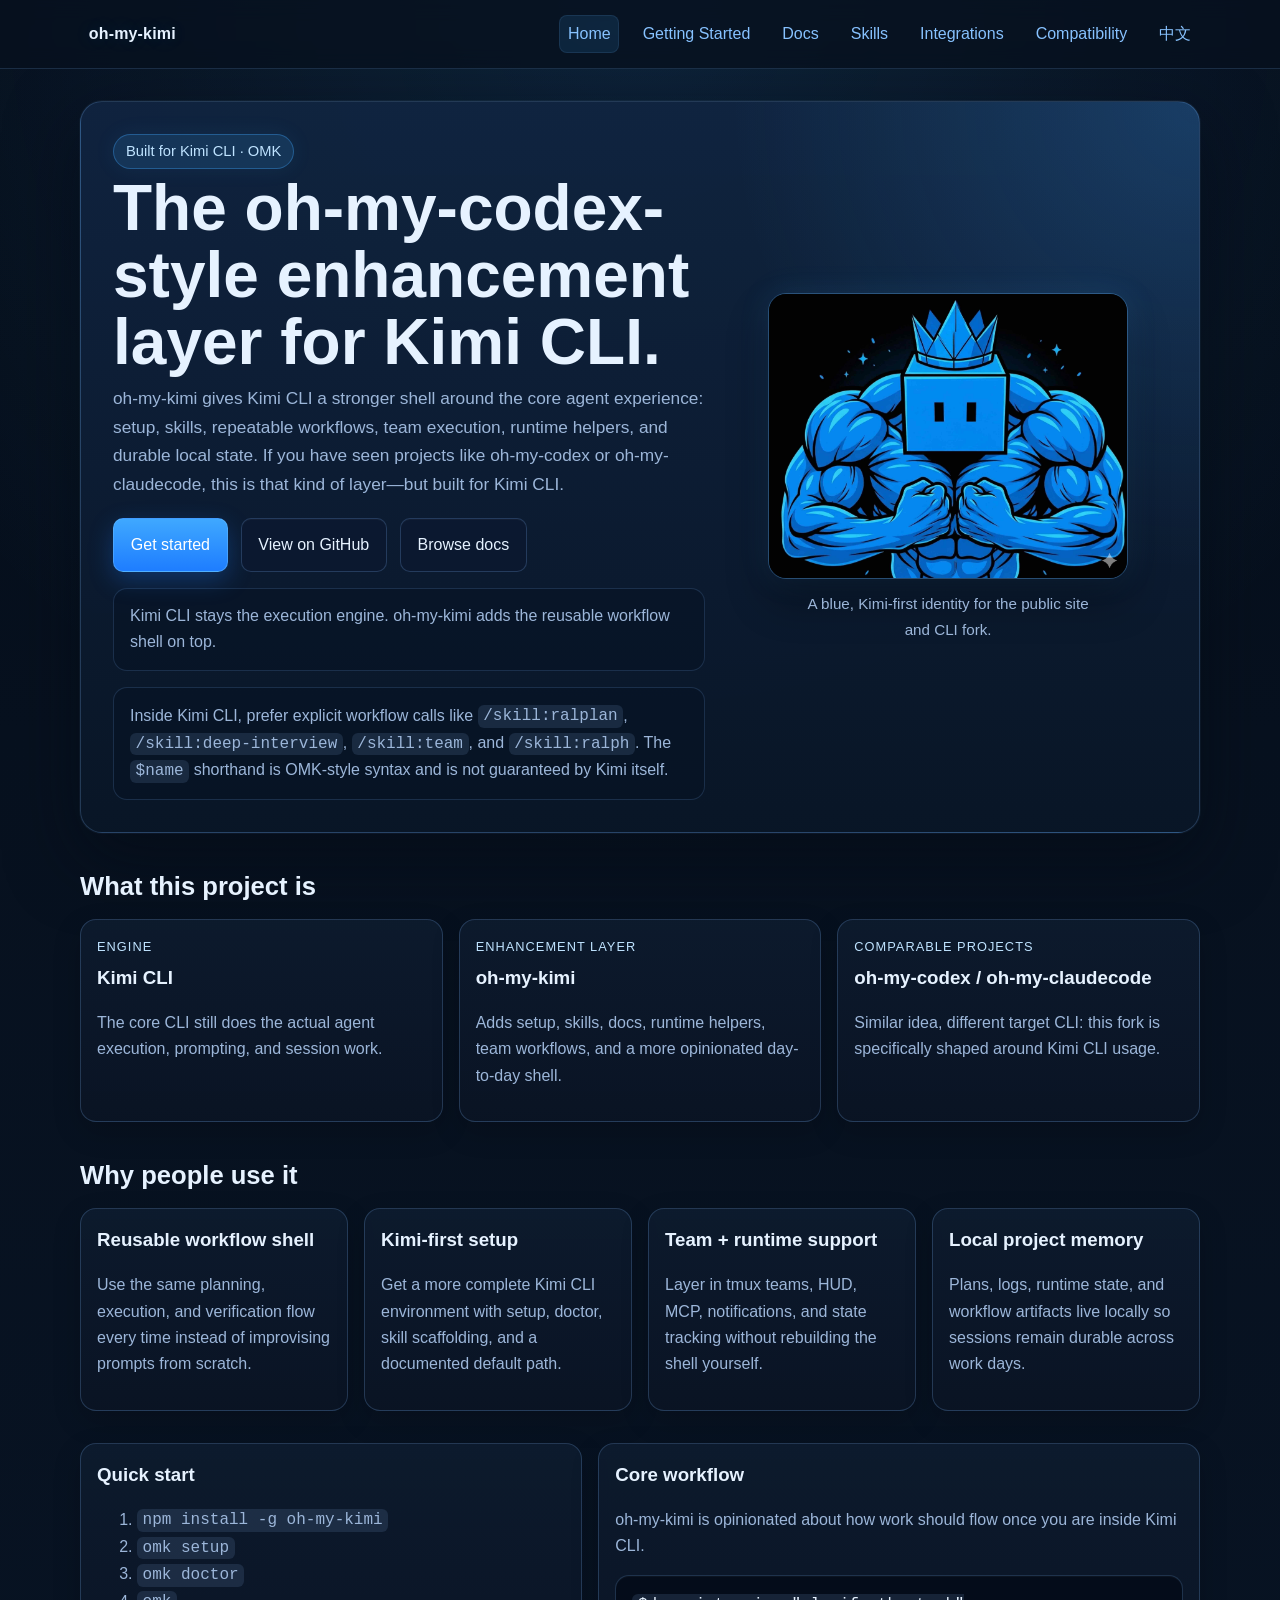
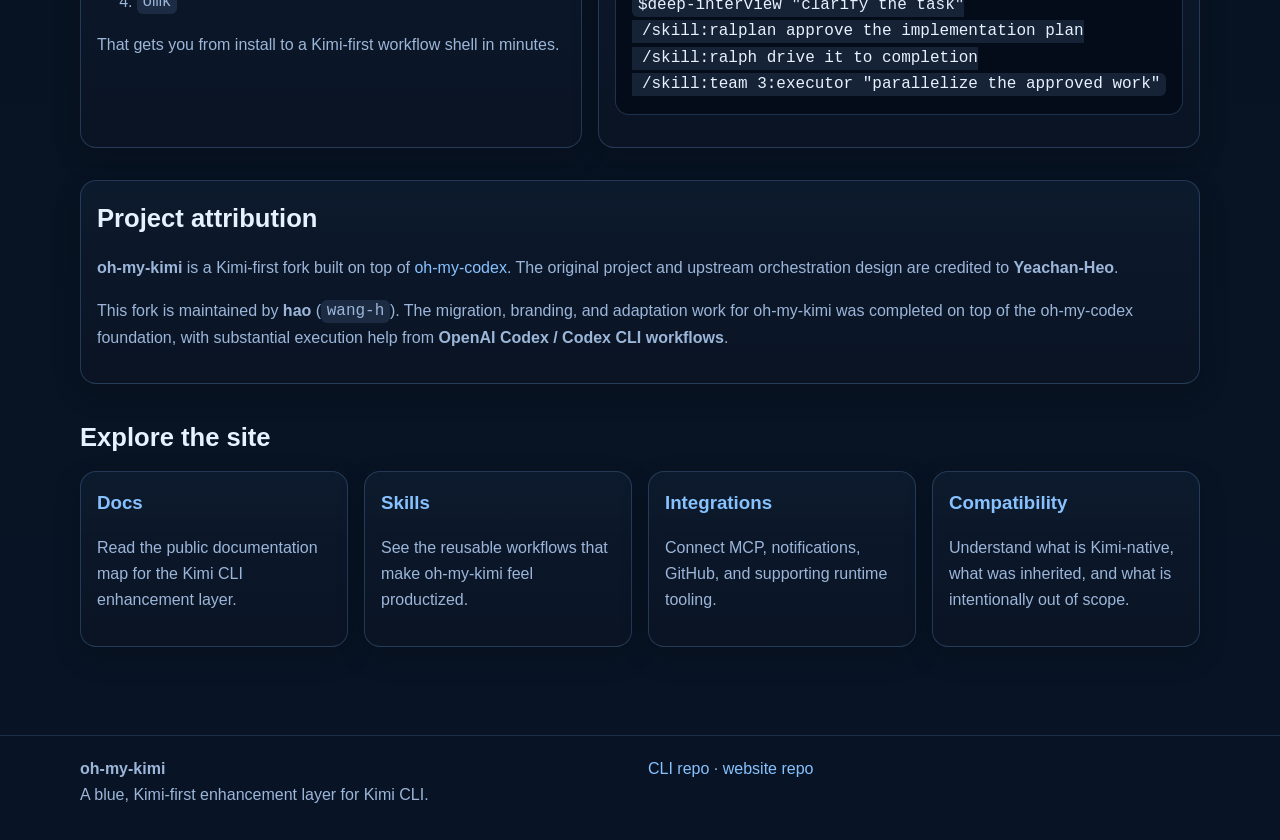
<file: index.html>
<!doctype html>
<html lang="en">
  <head>
    <meta charset="UTF-8" />
    <meta name="viewport" content="width=device-width, initial-scale=1.0" />
    <title>oh-my-kimi — the Kimi CLI enhancement layer</title>
    <meta name="description" content="oh-my-kimi is an oh-my-codex-style enhancement layer built for Kimi CLI, adding setup, skills, team workflows, and durable runtime state." />
    <link rel="stylesheet" href="./style.css" />
  </head>
  <body>
    <header>
      <nav class="container nav" aria-label="Primary">
        <a class="brand" href="./index.html">oh-my-kimi</a>
        <a class="active" href="./index.html">Home</a>
        <a href="./getting-started.html">Getting Started</a>
        <a href="./docs.html">Docs</a>
        <a href="./skills.html">Skills</a>
        <a href="./integrations.html">Integrations</a>
        <a href="./compatibility.html">Compatibility</a>
        <a href="./zh/index.html">中文</a>
      </nav>
    </header>

    <main class="container">
      <section class="hero">
        <div>
          <span class="badge">Built for Kimi CLI · OMK</span>
          <h1>The oh-my-codex-style enhancement layer for Kimi CLI.</h1>
          <p>
            oh-my-kimi gives Kimi CLI a stronger shell around the core agent experience: setup, skills,
            repeatable workflows, team execution, runtime helpers, and durable local state. If you have seen
            projects like oh-my-codex or oh-my-claudecode, this is that kind of layer—but built for Kimi CLI.
          </p>
          <div class="actions">
            <a class="button primary" href="./getting-started.html">Get started</a>
            <a class="button" href="https://github.com/wang-h/oh-my-kimi">View on GitHub</a>
            <a class="button" href="./docs.html">Browse docs</a>
          </div>
          <div class="hero-note">
            Kimi CLI stays the execution engine. oh-my-kimi adds the reusable workflow shell on top.
          </div>
          <div class="hero-note">
            Inside Kimi CLI, prefer explicit workflow calls like <code>/skill:ralplan</code>, <code>/skill:deep-interview</code>, <code>/skill:team</code>, and <code>/skill:ralph</code>. The <code>$name</code> shorthand is OMK-style syntax and is not guaranteed by Kimi itself.
          </div>
        </div>
        <div class="hero-art">
          <img src="./assets/hero.jpg" alt="oh-my-kimi mascot illustration" />
          <div class="mini">A blue, Kimi-first identity for the public site and CLI fork.</div>
        </div>
      </section>

      <section class="section">
        <h2>What this project is</h2>
        <div class="compare-grid">
          <article class="card">
            <div class="kicker">Engine</div>
            <h3>Kimi CLI</h3>
            <p>The core CLI still does the actual agent execution, prompting, and session work.</p>
          </article>
          <article class="card">
            <div class="kicker">Enhancement layer</div>
            <h3>oh-my-kimi</h3>
            <p>Adds setup, skills, docs, runtime helpers, team workflows, and a more opinionated day-to-day shell.</p>
          </article>
          <article class="card">
            <div class="kicker">Comparable projects</div>
            <h3>oh-my-codex / oh-my-claudecode</h3>
            <p>Similar idea, different target CLI: this fork is specifically shaped around Kimi CLI usage.</p>
          </article>
        </div>
      </section>

      <section class="section">
        <h2>Why people use it</h2>
        <div class="grid">
          <article class="card">
            <h3>Reusable workflow shell</h3>
            <p>Use the same planning, execution, and verification flow every time instead of improvising prompts from scratch.</p>
          </article>
          <article class="card">
            <h3>Kimi-first setup</h3>
            <p>Get a more complete Kimi CLI environment with setup, doctor, skill scaffolding, and a documented default path.</p>
          </article>
          <article class="card">
            <h3>Team + runtime support</h3>
            <p>Layer in tmux teams, HUD, MCP, notifications, and state tracking without rebuilding the shell yourself.</p>
          </article>
          <article class="card">
            <h3>Local project memory</h3>
            <p>Plans, logs, runtime state, and workflow artifacts live locally so sessions remain durable across work days.</p>
          </article>
        </div>
      </section>

      <section class="section split">
        <article class="card">
          <h3>Quick start</h3>
          <ol>
            <li><code>npm install -g oh-my-kimi</code></li>
            <li><code>omk setup</code></li>
            <li><code>omk doctor</code></li>
            <li><code>omk</code></li>
          </ol>
          <p class="muted">That gets you from install to a Kimi-first workflow shell in minutes.</p>
        </article>
        <article class="card">
          <h3>Core workflow</h3>
          <p>oh-my-kimi is opinionated about how work should flow once you are inside Kimi CLI.</p>
          <pre><code>$deep-interview "clarify the task"
 /skill:ralplan approve the implementation plan
 /skill:ralph drive it to completion
 /skill:team 3:executor "parallelize the approved work"</code></pre>
        </article>
      </section>

      <section class="section card">
        <h2>Project attribution</h2>
        <p>
          <strong>oh-my-kimi</strong> is a Kimi-first fork built on top of
          <a href="https://github.com/Yeachan-Heo/oh-my-codex">oh-my-codex</a>.
          The original project and upstream orchestration design are credited to
          <strong>Yeachan-Heo</strong>.
        </p>
        <p>
          This fork is maintained by <strong>hao</strong> (<code>wang-h</code>).
          The migration, branding, and adaptation work for oh-my-kimi was completed on top of the oh-my-codex foundation,
          with substantial execution help from <strong>OpenAI Codex / Codex CLI workflows</strong>.
        </p>
      </section>

      <section class="section">
        <h2>Explore the site</h2>
        <div class="grid">
          <article class="card"><h3><a href="./docs.html">Docs</a></h3><p>Read the public documentation map for the Kimi CLI enhancement layer.</p></article>
          <article class="card"><h3><a href="./skills.html">Skills</a></h3><p>See the reusable workflows that make oh-my-kimi feel productized.</p></article>
          <article class="card"><h3><a href="./integrations.html">Integrations</a></h3><p>Connect MCP, notifications, GitHub, and supporting runtime tooling.</p></article>
          <article class="card"><h3><a href="./compatibility.html">Compatibility</a></h3><p>Understand what is Kimi-native, what was inherited, and what is intentionally out of scope.</p></article>
        </div>
      </section>
    </main>

    <footer class="footer">
      <div class="container">
        <div class="split">
          <div>
            <strong>oh-my-kimi</strong>
            <div class="muted">A blue, Kimi-first enhancement layer for Kimi CLI.</div>
          </div>
          <div class="muted">
            <a href="https://github.com/wang-h/oh-my-kimi">CLI repo</a> ·
            <a href="https://github.com/wang-h/oh-my-kimi-website">website repo</a>
          </div>
        </div>
      </div>
    </footer>
  </body>
</html>
</file>
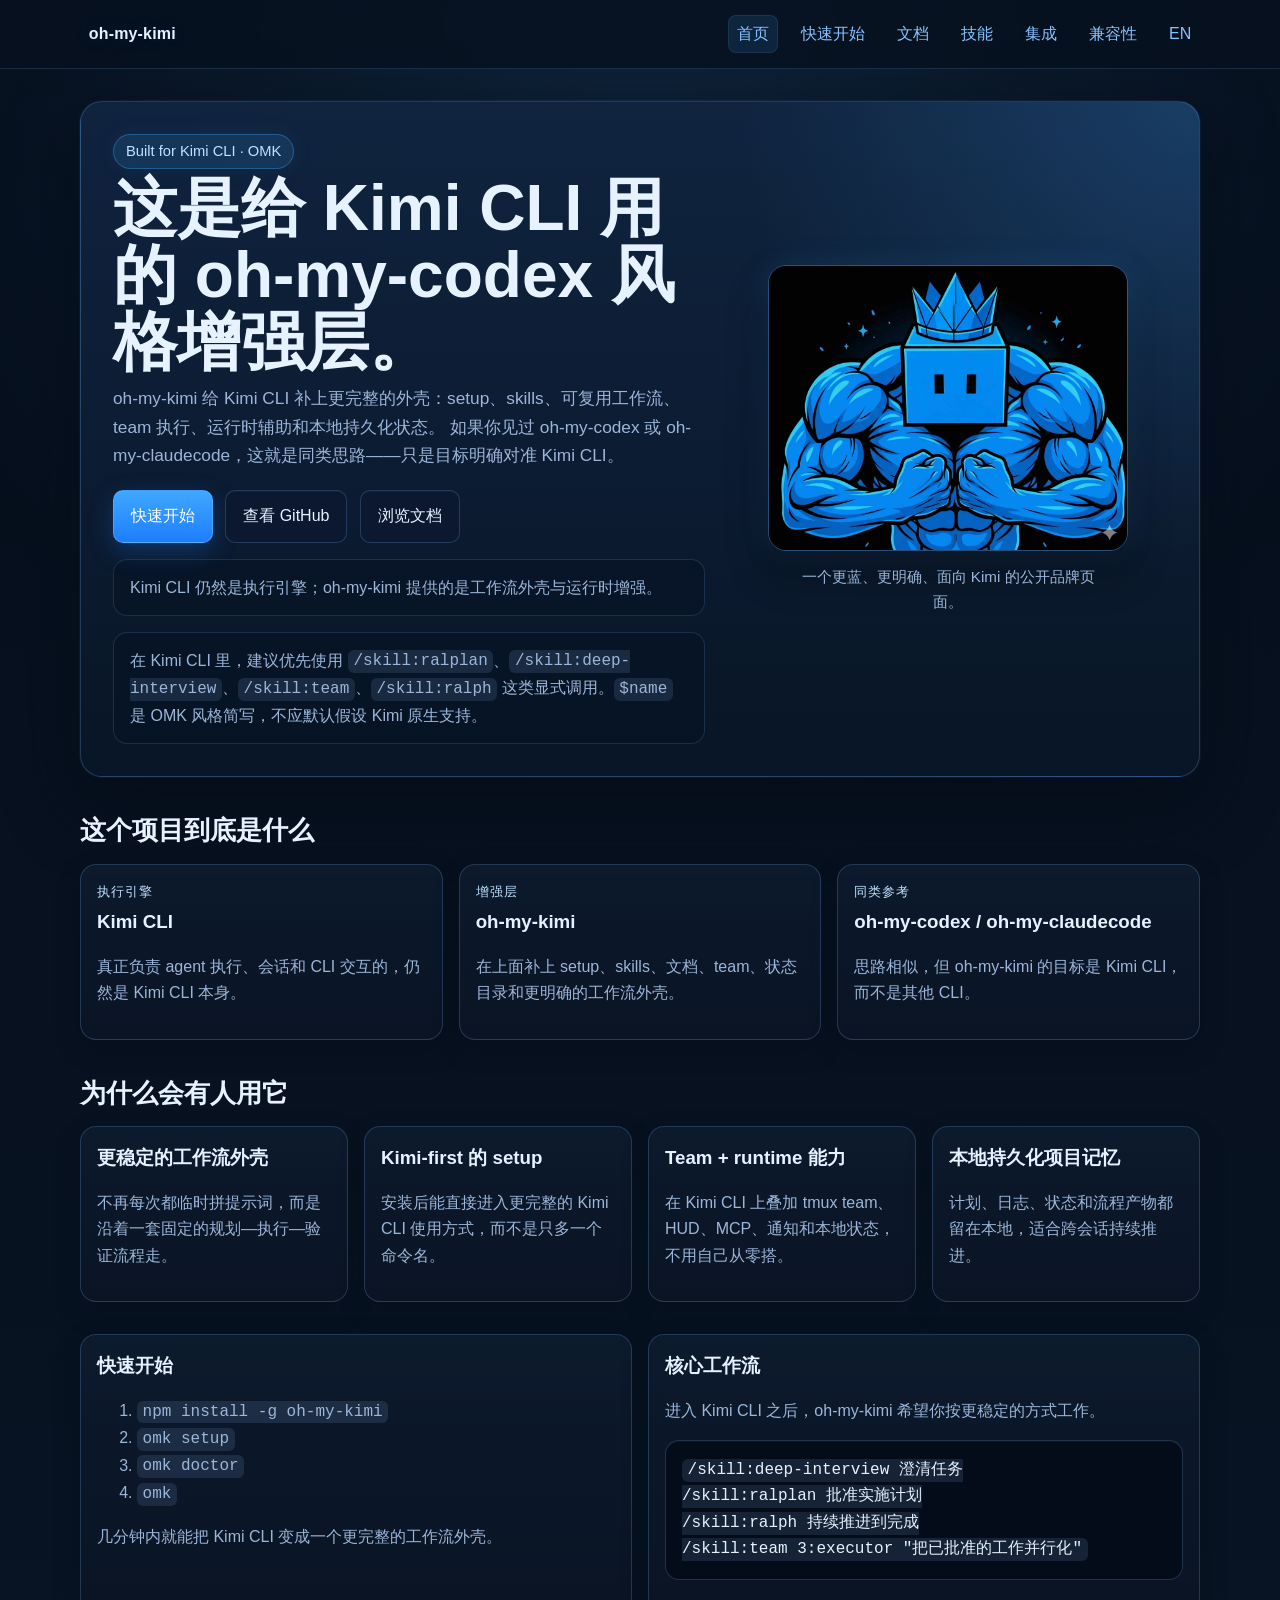
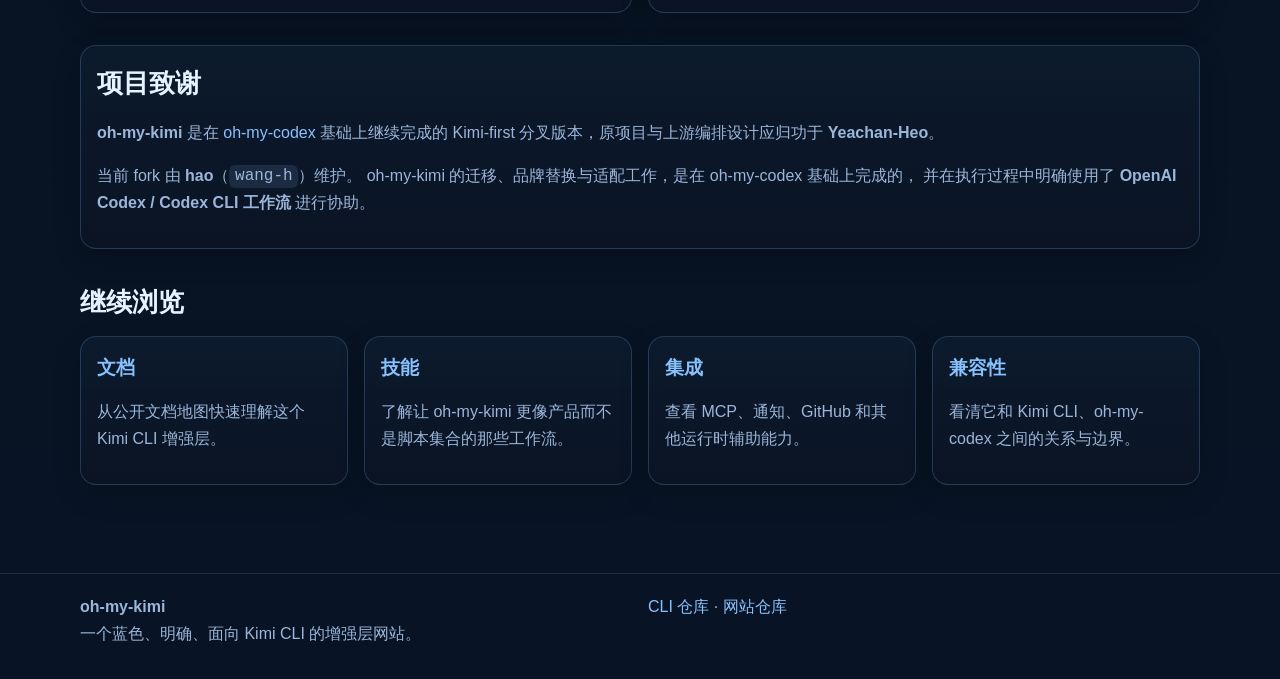
<file: zh/index.html>
<!doctype html>
<html lang="zh-CN">
  <head>
    <meta charset="UTF-8" />
    <meta name="viewport" content="width=device-width, initial-scale=1.0" />
    <title>oh-my-kimi — 为 Kimi CLI 打造的增强层</title>
    <meta name="description" content="oh-my-kimi 是一个面向 Kimi CLI 的增强层，风格类似 oh-my-codex / oh-my-claudecode，补上 setup、skills、team、state 与文档外壳。" />
    <link rel="stylesheet" href="../style.css" />
  </head>
  <body>
    <header>
      <nav class="container nav" aria-label="Primary">
        <a class="brand" href="./index.html">oh-my-kimi</a>
        <a class="active" href="./index.html">首页</a>
        <a href="./getting-started.html">快速开始</a>
        <a href="./docs.html">文档</a>
        <a href="./skills.html">技能</a>
        <a href="./integrations.html">集成</a>
        <a href="./compatibility.html">兼容性</a>
        <a href="../index.html">EN</a>
      </nav>
    </header>

    <main class="container">
      <section class="hero">
        <div>
          <span class="badge">Built for Kimi CLI · OMK</span>
          <h1>这是给 Kimi CLI 用的 oh-my-codex 风格增强层。</h1>
          <p>
            oh-my-kimi 给 Kimi CLI 补上更完整的外壳：setup、skills、可复用工作流、team 执行、运行时辅助和本地持久化状态。
            如果你见过 oh-my-codex 或 oh-my-claudecode，这就是同类思路——只是目标明确对准 Kimi CLI。
          </p>
          <div class="actions">
            <a class="button primary" href="./getting-started.html">快速开始</a>
            <a class="button" href="https://github.com/wang-h/oh-my-kimi">查看 GitHub</a>
            <a class="button" href="./docs.html">浏览文档</a>
          </div>
          <div class="hero-note">
            Kimi CLI 仍然是执行引擎；oh-my-kimi 提供的是工作流外壳与运行时增强。
          </div>
          <div class="hero-note">
            在 Kimi CLI 里，建议优先使用 <code>/skill:ralplan</code>、<code>/skill:deep-interview</code>、<code>/skill:team</code>、<code>/skill:ralph</code> 这类显式调用。<code>$name</code> 是 OMK 风格简写，不应默认假设 Kimi 原生支持。
          </div>
        </div>
        <div class="hero-art">
          <img src="../assets/hero.jpg" alt="oh-my-kimi 吉祥物插图" />
          <div class="mini">一个更蓝、更明确、面向 Kimi 的公开品牌页面。</div>
        </div>
      </section>

      <section class="section">
        <h2>这个项目到底是什么</h2>
        <div class="compare-grid">
          <article class="card">
            <div class="kicker">执行引擎</div>
            <h3>Kimi CLI</h3>
            <p>真正负责 agent 执行、会话和 CLI 交互的，仍然是 Kimi CLI 本身。</p>
          </article>
          <article class="card">
            <div class="kicker">增强层</div>
            <h3>oh-my-kimi</h3>
            <p>在上面补上 setup、skills、文档、team、状态目录和更明确的工作流外壳。</p>
          </article>
          <article class="card">
            <div class="kicker">同类参考</div>
            <h3>oh-my-codex / oh-my-claudecode</h3>
            <p>思路相似，但 oh-my-kimi 的目标是 Kimi CLI，而不是其他 CLI。</p>
          </article>
        </div>
      </section>

      <section class="section">
        <h2>为什么会有人用它</h2>
        <div class="grid">
          <article class="card">
            <h3>更稳定的工作流外壳</h3>
            <p>不再每次都临时拼提示词，而是沿着一套固定的规划—执行—验证流程走。</p>
          </article>
          <article class="card">
            <h3>Kimi-first 的 setup</h3>
            <p>安装后能直接进入更完整的 Kimi CLI 使用方式，而不是只多一个命令名。</p>
          </article>
          <article class="card">
            <h3>Team + runtime 能力</h3>
            <p>在 Kimi CLI 上叠加 tmux team、HUD、MCP、通知和本地状态，不用自己从零搭。</p>
          </article>
          <article class="card">
            <h3>本地持久化项目记忆</h3>
            <p>计划、日志、状态和流程产物都留在本地，适合跨会话持续推进。</p>
          </article>
        </div>
      </section>

      <section class="section split">
        <article class="card">
          <h3>快速开始</h3>
          <ol>
            <li><code>npm install -g oh-my-kimi</code></li>
            <li><code>omk setup</code></li>
            <li><code>omk doctor</code></li>
            <li><code>omk</code></li>
          </ol>
          <p class="muted">几分钟内就能把 Kimi CLI 变成一个更完整的工作流外壳。</p>
        </article>
        <article class="card">
          <h3>核心工作流</h3>
          <p>进入 Kimi CLI 之后，oh-my-kimi 希望你按更稳定的方式工作。</p>
          <pre><code>/skill:deep-interview 澄清任务
/skill:ralplan 批准实施计划
/skill:ralph 持续推进到完成
/skill:team 3:executor "把已批准的工作并行化"</code></pre>
        </article>
      </section>

      <section class="section card">
        <h2>项目致谢</h2>
        <p>
          <strong>oh-my-kimi</strong> 是在
          <a href="https://github.com/Yeachan-Heo/oh-my-codex">oh-my-codex</a>
          基础上继续完成的 Kimi-first 分叉版本，原项目与上游编排设计应归功于
          <strong>Yeachan-Heo</strong>。
        </p>
        <p>
          当前 fork 由 <strong>hao</strong>（<code>wang-h</code>）维护。
          oh-my-kimi 的迁移、品牌替换与适配工作，是在 oh-my-codex 基础上完成的，
          并在执行过程中明确使用了 <strong>OpenAI Codex / Codex CLI 工作流</strong> 进行协助。
        </p>
      </section>

      <section class="section">
        <h2>继续浏览</h2>
        <div class="grid">
          <article class="card"><h3><a href="./docs.html">文档</a></h3><p>从公开文档地图快速理解这个 Kimi CLI 增强层。</p></article>
          <article class="card"><h3><a href="./skills.html">技能</a></h3><p>了解让 oh-my-kimi 更像产品而不是脚本集合的那些工作流。</p></article>
          <article class="card"><h3><a href="./integrations.html">集成</a></h3><p>查看 MCP、通知、GitHub 和其他运行时辅助能力。</p></article>
          <article class="card"><h3><a href="./compatibility.html">兼容性</a></h3><p>看清它和 Kimi CLI、oh-my-codex 之间的关系与边界。</p></article>
        </div>
      </section>
    </main>

    <footer class="footer">
      <div class="container">
        <div class="split">
          <div>
            <strong>oh-my-kimi</strong>
            <div class="muted">一个蓝色、明确、面向 Kimi CLI 的增强层网站。</div>
          </div>
          <div class="muted">
            <a href="https://github.com/wang-h/oh-my-kimi">CLI 仓库</a> ·
            <a href="https://github.com/wang-h/oh-my-kimi-website">网站仓库</a>
          </div>
        </div>
      </div>
    </footer>
  </body>
</html>
</file>
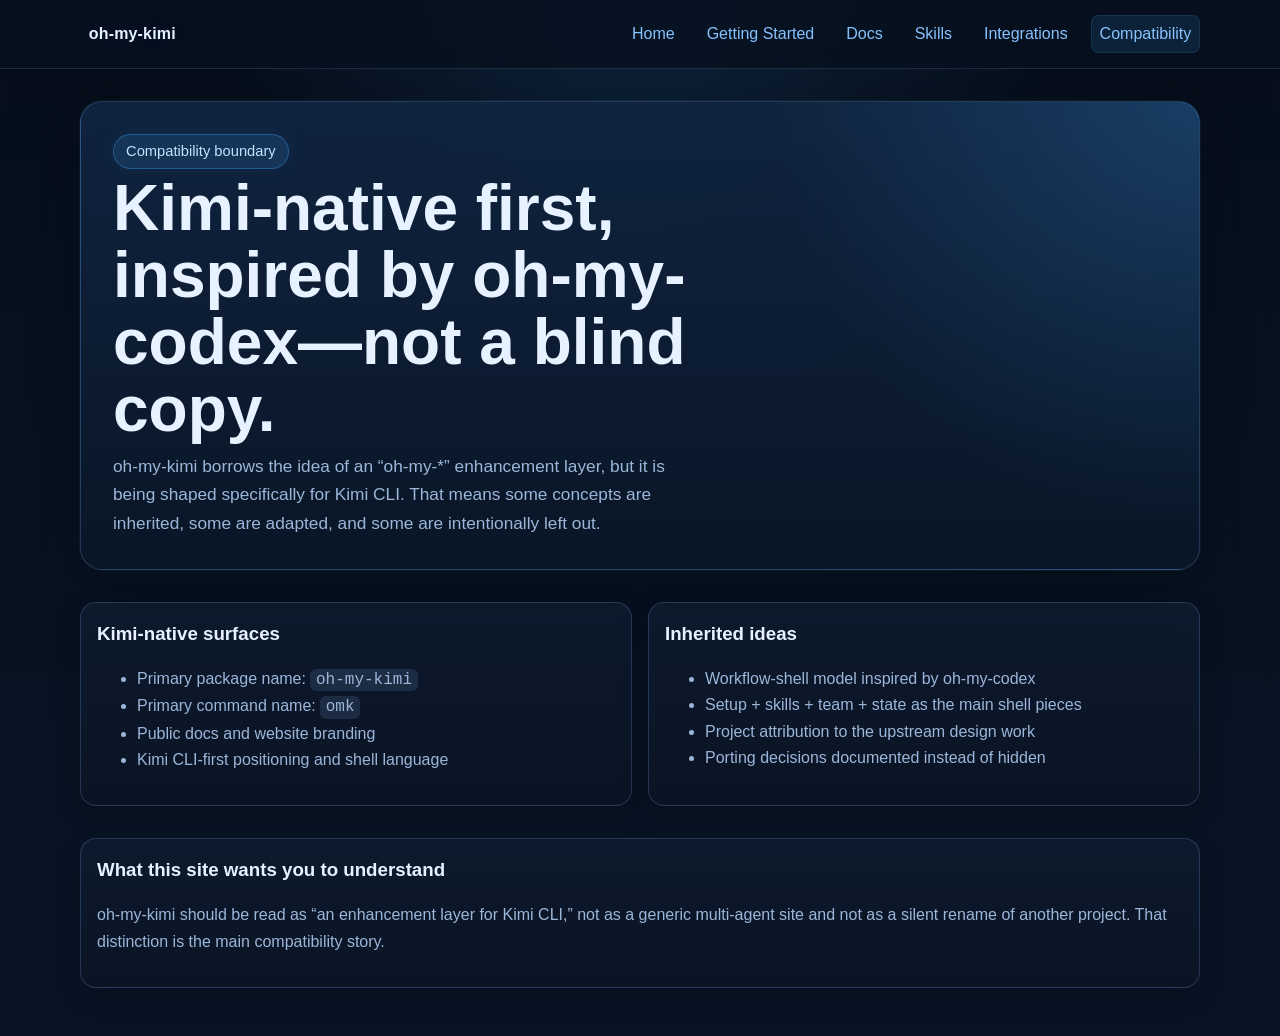
<file: compatibility.html>
<!doctype html>
<html lang="en">
  <head>
    <meta charset="UTF-8" />
    <meta name="viewport" content="width=device-width, initial-scale=1.0" />
    <title>oh-my-kimi Compatibility</title>
    <meta name="description" content="How oh-my-kimi relates to Kimi CLI, oh-my-codex, and the shell behaviors it intentionally keeps or changes." />
    <link rel="stylesheet" href="./style.css" />
  </head>
  <body>
    <header>
      <nav class="container nav" aria-label="Primary">
        <a class="brand" href="./index.html">oh-my-kimi</a>
        <a href="./index.html">Home</a>
        <a href="./getting-started.html">Getting Started</a>
        <a href="./docs.html">Docs</a>
        <a href="./skills.html">Skills</a>
        <a href="./integrations.html">Integrations</a>
        <a class="active" href="./compatibility.html">Compatibility</a>
      </nav>
    </header>

    <main class="container">
      <section class="hero">
        <div>
          <span class="badge">Compatibility boundary</span>
          <h1>Kimi-native first, inspired by oh-my-codex—not a blind copy.</h1>
          <p>
            oh-my-kimi borrows the idea of an “oh-my-*” enhancement layer, but it is being shaped specifically for Kimi CLI.
            That means some concepts are inherited, some are adapted, and some are intentionally left out.
          </p>
        </div>
      </section>

      <section class="section split">
        <article class="card">
          <h3>Kimi-native surfaces</h3>
          <ul>
            <li>Primary package name: <code>oh-my-kimi</code></li>
            <li>Primary command name: <code>omk</code></li>
            <li>Public docs and website branding</li>
            <li>Kimi CLI-first positioning and shell language</li>
          </ul>
        </article>
        <article class="card">
          <h3>Inherited ideas</h3>
          <ul>
            <li>Workflow-shell model inspired by oh-my-codex</li>
            <li>Setup + skills + team + state as the main shell pieces</li>
            <li>Project attribution to the upstream design work</li>
            <li>Porting decisions documented instead of hidden</li>
          </ul>
        </article>
      </section>

      <section class="section card">
        <h3>What this site wants you to understand</h3>
        <p>
          oh-my-kimi should be read as “an enhancement layer for Kimi CLI,” not as a generic multi-agent site and not as a
          silent rename of another project. That distinction is the main compatibility story.
        </p>
      </section>
    </main>
  </body>
</html>
</file>
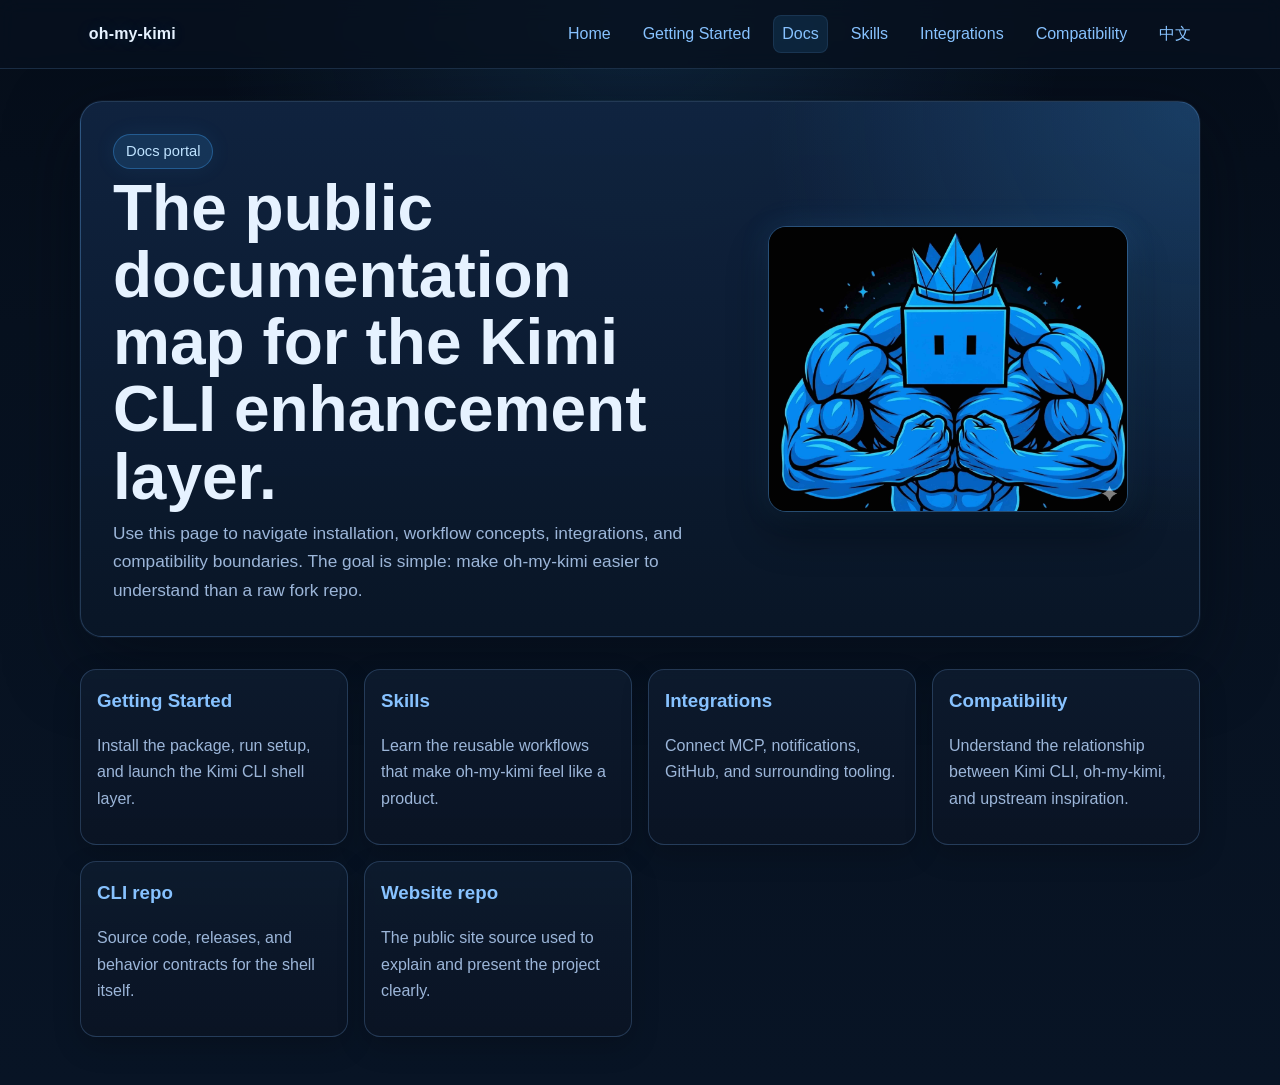
<file: docs.html>
<!doctype html>
<html lang="en">
  <head>
    <meta charset="UTF-8" />
    <meta name="viewport" content="width=device-width, initial-scale=1.0" />
    <title>oh-my-kimi Docs</title>
    <meta name="description" content="Public docs portal for the Kimi CLI enhancement layer: getting started, workflows, integrations, and compatibility." />
    <link rel="stylesheet" href="./style.css" />
  </head>
  <body>
    <header>
      <nav class="container nav" aria-label="Primary">
        <a class="brand" href="./index.html">oh-my-kimi</a>
        <a href="./index.html">Home</a>
        <a href="./getting-started.html">Getting Started</a>
        <a class="active" href="./docs.html">Docs</a>
        <a href="./skills.html">Skills</a>
        <a href="./integrations.html">Integrations</a>
        <a href="./compatibility.html">Compatibility</a>
        <a href="./zh/index.html">中文</a>
      </nav>
    </header>

    <main class="container">
      <section class="hero">
        <div>
          <span class="badge">Docs portal</span>
          <h1>The public documentation map for the Kimi CLI enhancement layer.</h1>
          <p>
            Use this page to navigate installation, workflow concepts, integrations, and compatibility boundaries.
            The goal is simple: make oh-my-kimi easier to understand than a raw fork repo.
          </p>
        </div>
        <div class="hero-art">
          <img src="./assets/hero.jpg" alt="oh-my-kimi mascot illustration" />
        </div>
      </section>

      <section class="section">
        <div class="grid">
          <article class="card"><h3><a href="./getting-started.html">Getting Started</a></h3><p>Install the package, run setup, and launch the Kimi CLI shell layer.</p></article>
          <article class="card"><h3><a href="./skills.html">Skills</a></h3><p>Learn the reusable workflows that make oh-my-kimi feel like a product.</p></article>
          <article class="card"><h3><a href="./integrations.html">Integrations</a></h3><p>Connect MCP, notifications, GitHub, and surrounding tooling.</p></article>
          <article class="card"><h3><a href="./compatibility.html">Compatibility</a></h3><p>Understand the relationship between Kimi CLI, oh-my-kimi, and upstream inspiration.</p></article>
          <article class="card"><h3><a href="https://github.com/wang-h/oh-my-kimi">CLI repo</a></h3><p>Source code, releases, and behavior contracts for the shell itself.</p></article>
          <article class="card"><h3><a href="https://github.com/wang-h/oh-my-kimi-website">Website repo</a></h3><p>The public site source used to explain and present the project clearly.</p></article>
        </div>
      </section>
    </main>
  </body>
</html>
</file>
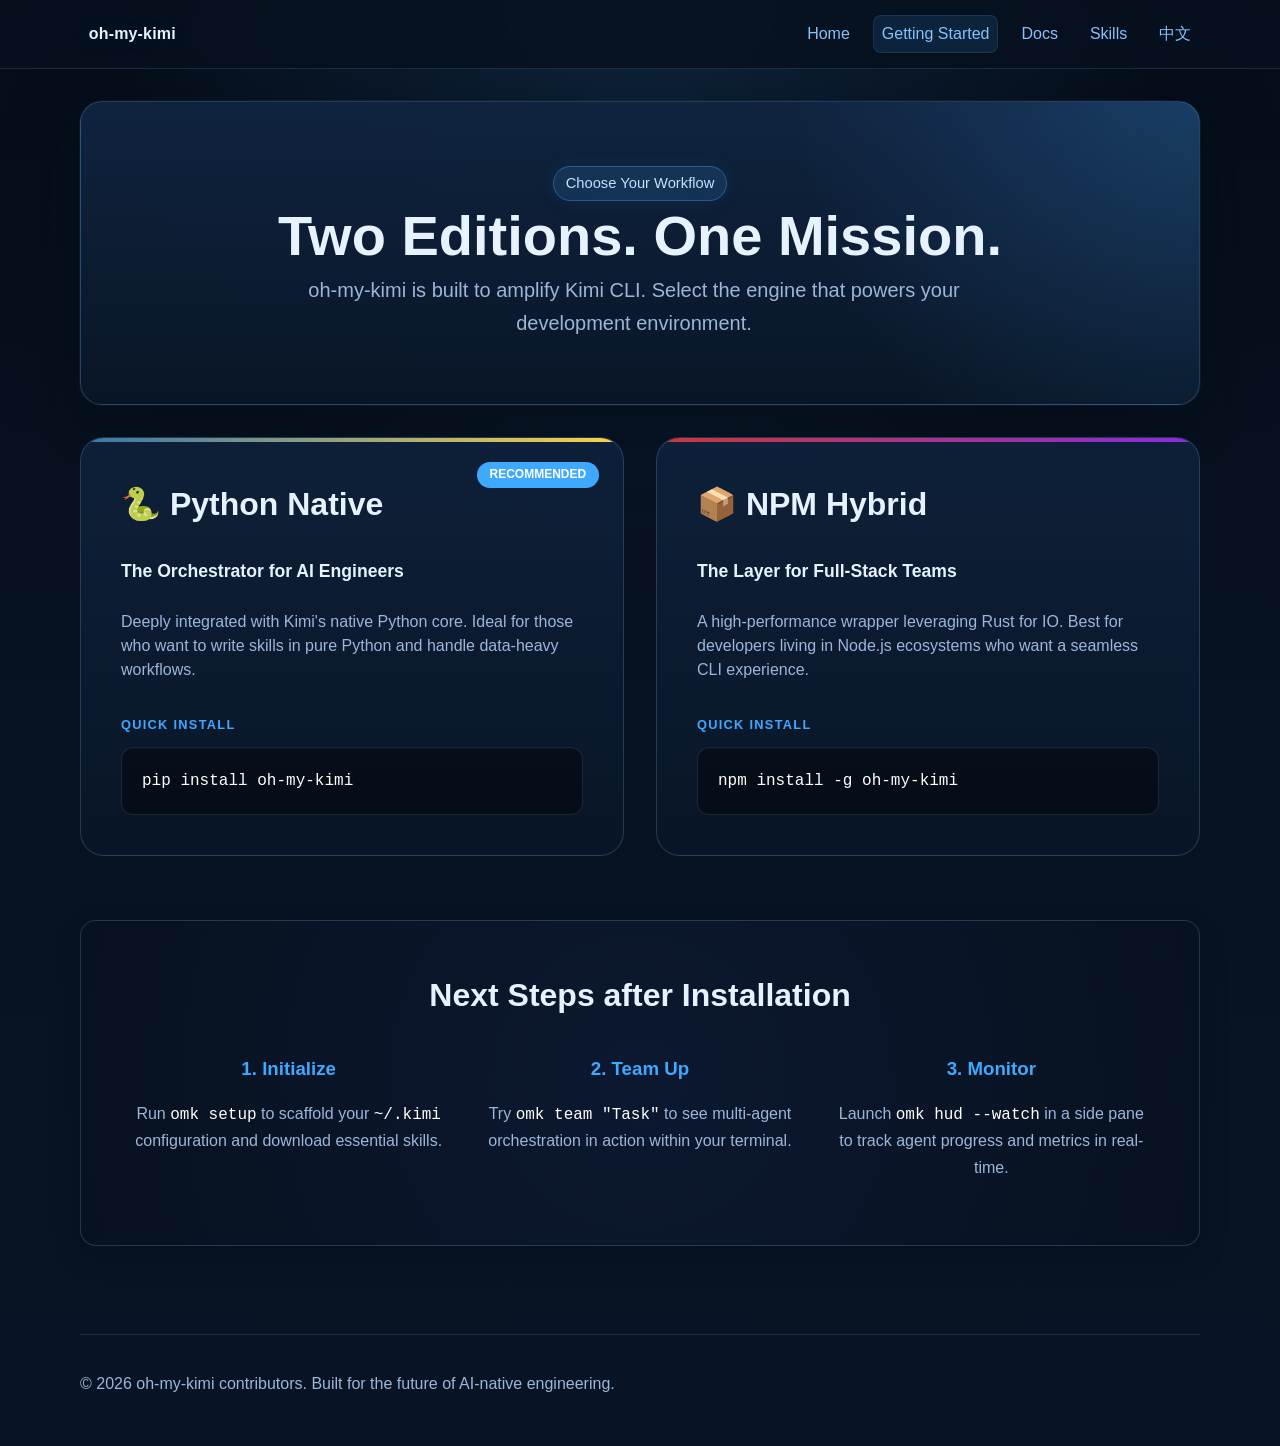
<file: getting-started.html>
<!doctype html>
<html lang="en">
  <head>
    <meta charset="UTF-8" />
    <meta name="viewport" content="width=device-width, initial-scale=1.0" />
    <title>oh-my-kimi Getting Started</title>
    <meta name="description" content="Choose your edition and install oh-my-kimi." />
    <link rel="stylesheet" href="./style.css" />
    <style>
      .edition-selector { 
        display: grid; 
        grid-template-columns: 1fr 1fr; 
        gap: 2rem; 
        margin-top: 2rem; 
      }
      .edition-card { 
        position: relative;
        padding: 2.5rem; 
        border-radius: 24px; 
        background: linear-gradient(180deg, rgba(16, 36, 64, 0.8), rgba(9, 22, 39, 0.9));
        border: 1px solid var(--border);
        transition: all 0.3s ease;
        overflow: hidden;
      }
      .edition-card:hover {
        transform: translateY(-4px);
        border-color: var(--accent);
        box-shadow: 0 20px 50px rgba(0, 0, 0, 0.4), 0 0 20px var(--accent-soft);
      }
      /* Visual Accents */
      .edition-card::before {
        content: '';
        position: absolute;
        top: 0; left: 0; right: 0; height: 4px;
      }
      .edition-card.python::before { background: linear-gradient(90deg, #3776ab, #ffd343); }
      .edition-card.npm::before { background: linear-gradient(90deg, #cb3837, #8a2be2); }
      
      .edition-card h2 { 
        font-size: 2rem; 
        margin-top: 0; 
        display: flex; 
        align-items: center; 
        gap: 0.75rem; 
      }
      .edition-card .tagline {
        font-size: 1.1rem;
        color: var(--text);
        margin-bottom: 1.5rem;
        font-weight: 600;
      }
      .edition-card .desc {
        color: var(--muted);
        margin-bottom: 2rem;
        line-height: 1.5;
      }
      .install-box {
        margin-top: auto;
      }
      .install-box .label {
        font-size: 0.8rem;
        text-transform: uppercase;
        letter-spacing: 0.1em;
        color: var(--accent);
        margin-bottom: 0.75rem;
        font-weight: 700;
      }
      pre {
        background: rgba(0, 0, 0, 0.4);
        border: 1px solid rgba(255, 255, 255, 0.1);
        padding: 1.25rem;
        border-radius: 12px;
        margin: 0;
      }
      code { background: transparent; padding: 0; color: #fff; }
      
      .recommended-badge {
        position: absolute;
        top: 1.5rem;
        right: 1.5rem;
        background: var(--accent);
        color: #fff;
        padding: 0.2rem 0.8rem;
        border-radius: 999px;
        font-size: 0.75rem;
        font-weight: 800;
        text-transform: uppercase;
      }

      @media (max-width: 880px) {
        .edition-selector { grid-template-columns: 1fr; }
      }
    </style>
  </head>
  <body>
    <header>
      <nav class="container nav" aria-label="Primary">
        <a class="brand" href="./index.html">oh-my-kimi</a>
        <a href="./index.html">Home</a>
        <a class="active" href="./getting-started.html">Getting Started</a>
        <a href="./docs.html">Docs</a>
        <a href="./skills.html">Skills</a>
        <a href="./zh/index.html">中文</a>
      </nav>
    </header>

    <main class="container">
      <section class="hero" style="grid-template-columns: 1fr; text-align: center; padding: 4rem 2rem;">
        <div style="max-width: 800px; margin: 0 auto;">
          <span class="badge">Choose Your Workflow</span>
          <h1 style="font-size: 3.5rem;">Two Editions. One Mission.</h1>
          <p style="font-size: 1.25rem;">oh-my-kimi is built to amplify Kimi CLI. Select the engine that powers your development environment.</p>
        </div>
      </section>

      <div class="edition-selector">
        <!-- Python Edition -->
        <article class="edition-card python">
          <div class="recommended-badge">Recommended</div>
          <h2>🐍 Python Native</h2>
          <div class="tagline">The Orchestrator for AI Engineers</div>
          <p class="desc">
            Deeply integrated with Kimi's native Python core. Ideal for those who want to write skills in pure Python and handle data-heavy workflows.
          </p>
          <div class="install-box">
            <div class="label">Quick Install</div>
            <pre><code>pip install oh-my-kimi</code></pre>
          </div>
        </article>

        <!-- NPM Edition -->
        <article class="edition-card npm">
          <h2>📦 NPM Hybrid</h2>
          <div class="tagline">The Layer for Full-Stack Teams</div>
          <p class="desc">
            A high-performance wrapper leveraging Rust for IO. Best for developers living in Node.js ecosystems who want a seamless CLI experience.
          </p>
          <div class="install-box">
            <div class="label">Quick Install</div>
            <pre><code>npm install -g oh-my-kimi</code></pre>
          </div>
        </article>
      </div>

      <section class="section" style="margin-top: 4rem;">
        <div class="card" style="padding: 3rem; text-align: center; background: radial-gradient(circle at center, var(--bg-soft), var(--bg));">
          <h2 style="font-size: 2rem;">Next Steps after Installation</h2>
          <div style="display: grid; grid-template-columns: repeat(auto-fit, minmax(200px, 1fr)); gap: 2rem; margin-top: 2rem;">
            <div>
              <h3 style="color: var(--accent);">1. Initialize</h3>
              <p>Run <code>omk setup</code> to scaffold your <code>~/.kimi</code> configuration and download essential skills.</p>
            </div>
            <div>
              <h3 style="color: var(--accent);">2. Team Up</h3>
              <p>Try <code>omk team "Task"</code> to see multi-agent orchestration in action within your terminal.</p>
            </div>
            <div>
              <h3 style="color: var(--accent);">3. Monitor</h3>
              <p>Launch <code>omk hud --watch</code> in a side pane to track agent progress and metrics in real-time.</p>
            </div>
          </div>
        </div>
      </section>
    </main>

    <footer class="footer container">
      <p>&copy; 2026 oh-my-kimi contributors. Built for the future of AI-native engineering.</p>
    </footer>
  </body>
</html>
</file>
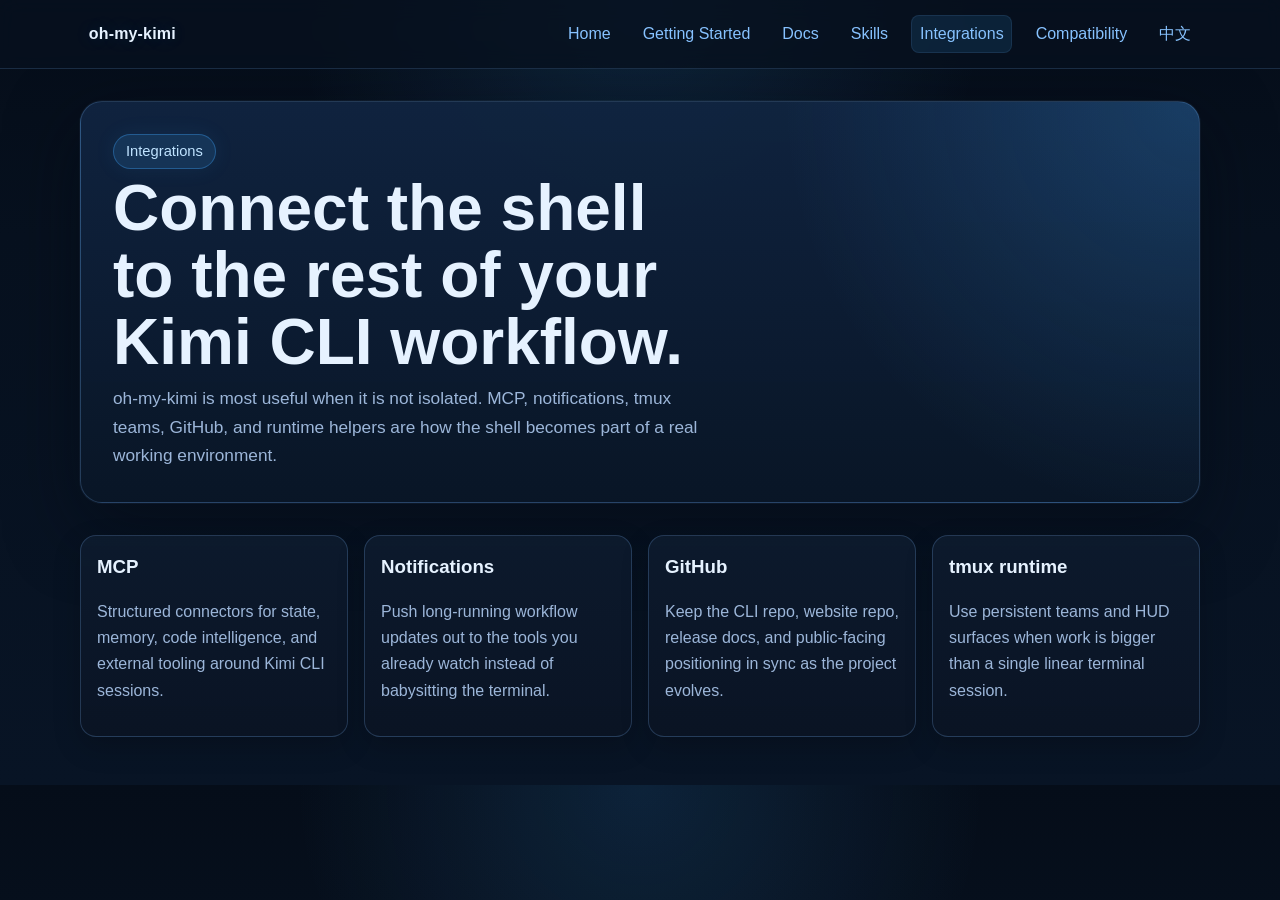
<file: integrations.html>
<!doctype html>
<html lang="en">
  <head>
    <meta charset="UTF-8" />
    <meta name="viewport" content="width=device-width, initial-scale=1.0" />
    <title>oh-my-kimi Integrations</title>
    <meta name="description" content="Integrations for the oh-my-kimi shell around Kimi CLI: MCP, notifications, GitHub, and supporting runtime services." />
    <link rel="stylesheet" href="./style.css" />
  </head>
  <body>
    <header>
      <nav class="container nav" aria-label="Primary">
        <a class="brand" href="./index.html">oh-my-kimi</a>
        <a href="./index.html">Home</a>
        <a href="./getting-started.html">Getting Started</a>
        <a href="./docs.html">Docs</a>
        <a href="./skills.html">Skills</a>
        <a class="active" href="./integrations.html">Integrations</a>
        <a href="./compatibility.html">Compatibility</a>
        <a href="./zh/index.html">中文</a>
      </nav>
    </header>

    <main class="container">
      <section class="hero">
        <div>
          <span class="badge">Integrations</span>
          <h1>Connect the shell to the rest of your Kimi CLI workflow.</h1>
          <p>
            oh-my-kimi is most useful when it is not isolated. MCP, notifications, tmux teams, GitHub, and runtime helpers
            are how the shell becomes part of a real working environment.
          </p>
        </div>
      </section>

      <section class="section grid">
        <article class="card">
          <h3>MCP</h3>
          <p>Structured connectors for state, memory, code intelligence, and external tooling around Kimi CLI sessions.</p>
        </article>
        <article class="card">
          <h3>Notifications</h3>
          <p>Push long-running workflow updates out to the tools you already watch instead of babysitting the terminal.</p>
        </article>
        <article class="card">
          <h3>GitHub</h3>
          <p>Keep the CLI repo, website repo, release docs, and public-facing positioning in sync as the project evolves.</p>
        </article>
        <article class="card">
          <h3>tmux runtime</h3>
          <p>Use persistent teams and HUD surfaces when work is bigger than a single linear terminal session.</p>
        </article>
      </section>
    </main>
  </body>
</html>
</file>
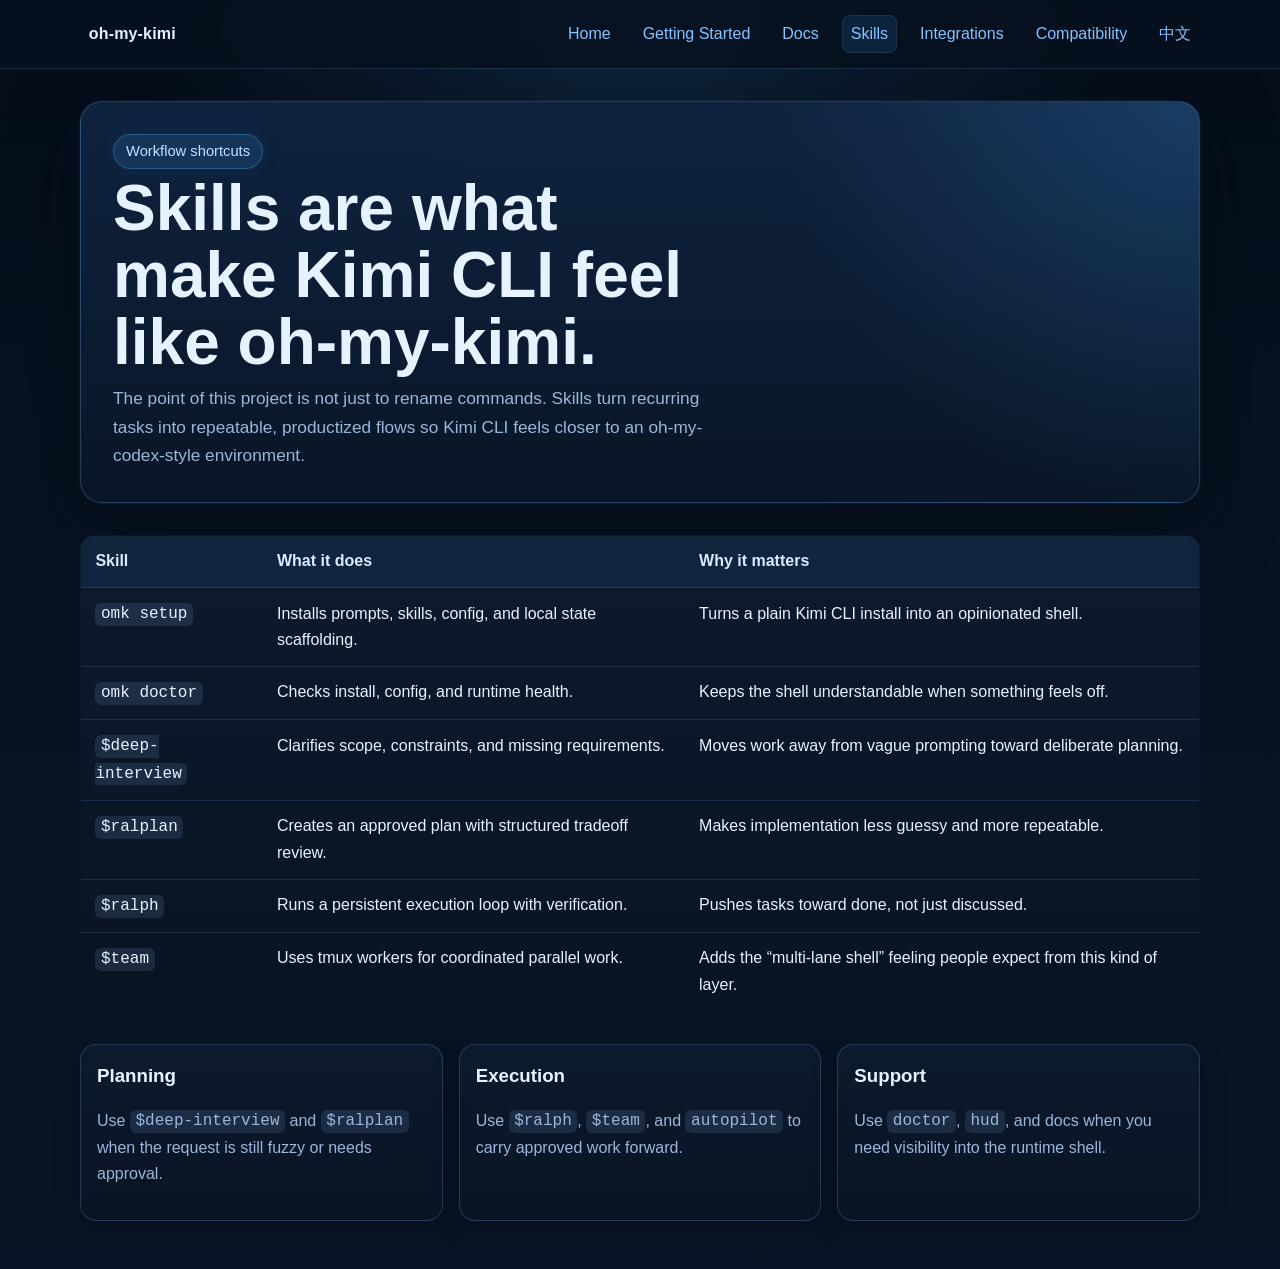
<file: skills.html>
<!doctype html>
<html lang="en">
  <head>
    <meta charset="UTF-8" />
    <meta name="viewport" content="width=device-width, initial-scale=1.0" />
    <title>oh-my-kimi Skills</title>
    <meta name="description" content="See the reusable skills and workflow shortcuts that make oh-my-kimi feel like an oh-my-codex-style shell for Kimi CLI." />
    <link rel="stylesheet" href="./style.css" />
  </head>
  <body>
    <header>
      <nav class="container nav" aria-label="Primary">
        <a class="brand" href="./index.html">oh-my-kimi</a>
        <a href="./index.html">Home</a>
        <a href="./getting-started.html">Getting Started</a>
        <a href="./docs.html">Docs</a>
        <a class="active" href="./skills.html">Skills</a>
        <a href="./integrations.html">Integrations</a>
        <a href="./compatibility.html">Compatibility</a>
        <a href="./zh/index.html">中文</a>
      </nav>
    </header>

    <main class="container">
      <section class="hero">
        <div>
          <span class="badge">Workflow shortcuts</span>
          <h1>Skills are what make Kimi CLI feel like oh-my-kimi.</h1>
          <p>
            The point of this project is not just to rename commands. Skills turn recurring tasks into repeatable,
            productized flows so Kimi CLI feels closer to an oh-my-codex-style environment.
          </p>
        </div>
      </section>

      <section class="section">
        <table class="table" aria-label="Key skills">
          <thead>
            <tr><th>Skill</th><th>What it does</th><th>Why it matters</th></tr>
          </thead>
          <tbody>
            <tr><td><code>omk setup</code></td><td>Installs prompts, skills, config, and local state scaffolding.</td><td>Turns a plain Kimi CLI install into an opinionated shell.</td></tr>
            <tr><td><code>omk doctor</code></td><td>Checks install, config, and runtime health.</td><td>Keeps the shell understandable when something feels off.</td></tr>
            <tr><td><code>$deep-interview</code></td><td>Clarifies scope, constraints, and missing requirements.</td><td>Moves work away from vague prompting toward deliberate planning.</td></tr>
            <tr><td><code>$ralplan</code></td><td>Creates an approved plan with structured tradeoff review.</td><td>Makes implementation less guessy and more repeatable.</td></tr>
            <tr><td><code>$ralph</code></td><td>Runs a persistent execution loop with verification.</td><td>Pushes tasks toward done, not just discussed.</td></tr>
            <tr><td><code>$team</code></td><td>Uses tmux workers for coordinated parallel work.</td><td>Adds the “multi-lane shell” feeling people expect from this kind of layer.</td></tr>
          </tbody>
        </table>
      </section>

      <section class="section grid">
        <article class="card"><h3>Planning</h3><p>Use <code>$deep-interview</code> and <code>$ralplan</code> when the request is still fuzzy or needs approval.</p></article>
        <article class="card"><h3>Execution</h3><p>Use <code>$ralph</code>, <code>$team</code>, and <code>autopilot</code> to carry approved work forward.</p></article>
        <article class="card"><h3>Support</h3><p>Use <code>doctor</code>, <code>hud</code>, and docs when you need visibility into the runtime shell.</p></article>
      </section>
    </main>
  </body>
</html>
</file>
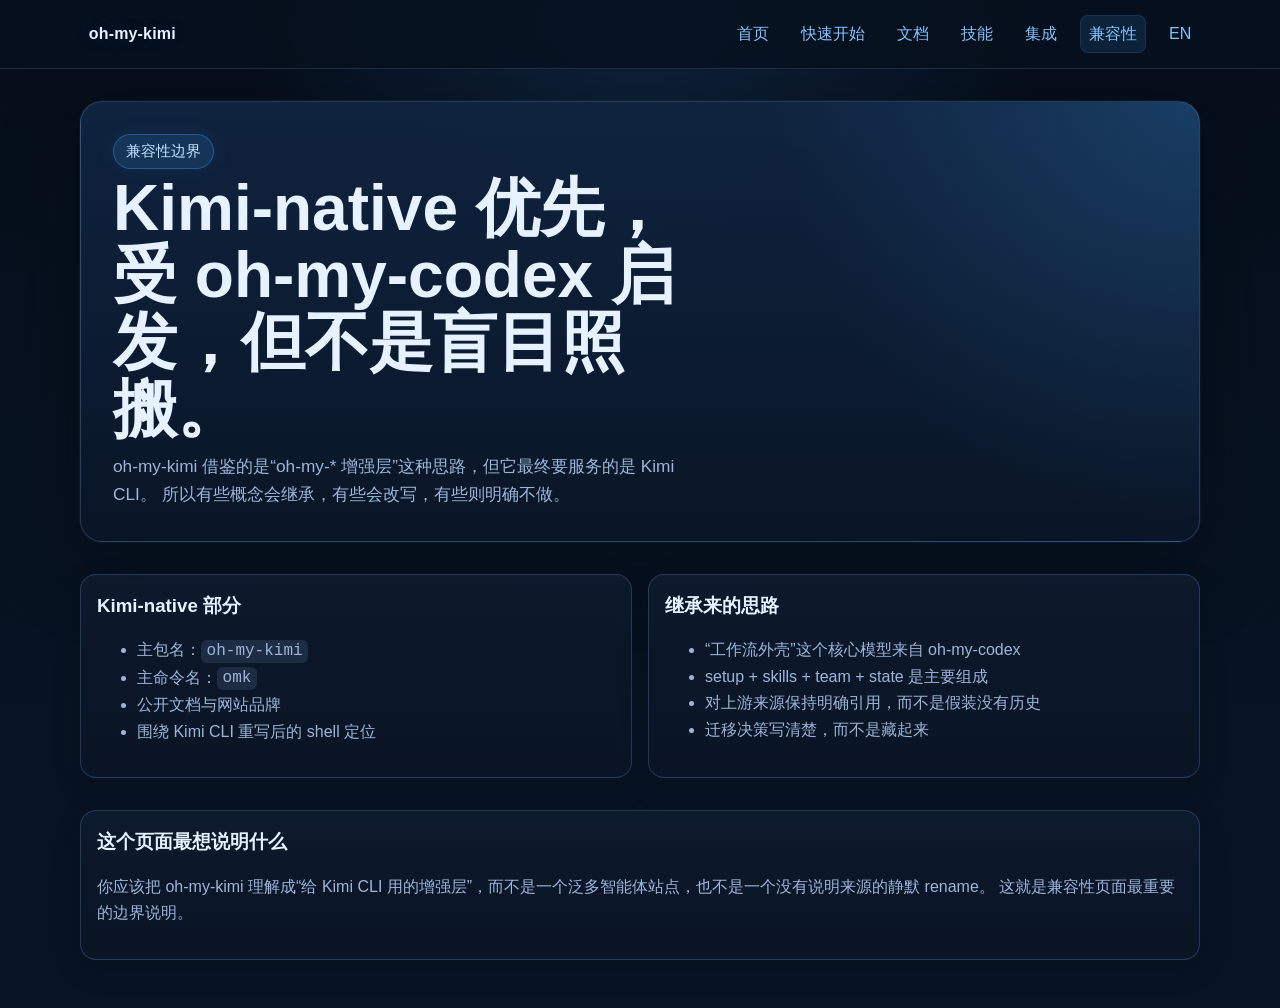
<file: zh/compatibility.html>
<!doctype html>
<html lang="zh-CN">
  <head>
    <meta charset="UTF-8" />
    <meta name="viewport" content="width=device-width, initial-scale=1.0" />
    <title>oh-my-kimi 兼容性</title>
    <meta name="description" content="说明 oh-my-kimi 与 Kimi CLI、oh-my-codex 之间的关系：它是受启发的 Kimi-first 增强层，而不是盲目照搬。" />
    <link rel="stylesheet" href="../style.css" />
  </head>
  <body>
    <header>
      <nav class="container nav" aria-label="Primary">
        <a class="brand" href="./index.html">oh-my-kimi</a>
        <a href="./index.html">首页</a>
        <a href="./getting-started.html">快速开始</a>
        <a href="./docs.html">文档</a>
        <a href="./skills.html">技能</a>
        <a href="./integrations.html">集成</a>
        <a class="active" href="./compatibility.html">兼容性</a>
        <a href="../index.html">EN</a>
      </nav>
    </header>

    <main class="container">
      <section class="hero">
        <div>
          <span class="badge">兼容性边界</span>
          <h1>Kimi-native 优先，受 oh-my-codex 启发，但不是盲目照搬。</h1>
          <p>
            oh-my-kimi 借鉴的是“oh-my-* 增强层”这种思路，但它最终要服务的是 Kimi CLI。
            所以有些概念会继承，有些会改写，有些则明确不做。
          </p>
        </div>
      </section>

      <section class="section split">
        <article class="card">
          <h3>Kimi-native 部分</h3>
          <ul>
            <li>主包名：<code>oh-my-kimi</code></li>
            <li>主命令名：<code>omk</code></li>
            <li>公开文档与网站品牌</li>
            <li>围绕 Kimi CLI 重写后的 shell 定位</li>
          </ul>
        </article>
        <article class="card">
          <h3>继承来的思路</h3>
          <ul>
            <li>“工作流外壳”这个核心模型来自 oh-my-codex</li>
            <li>setup + skills + team + state 是主要组成</li>
            <li>对上游来源保持明确引用，而不是假装没有历史</li>
            <li>迁移决策写清楚，而不是藏起来</li>
          </ul>
        </article>
      </section>

      <section class="section card">
        <h3>这个页面最想说明什么</h3>
        <p>
          你应该把 oh-my-kimi 理解成“给 Kimi CLI 用的增强层”，而不是一个泛多智能体站点，也不是一个没有说明来源的静默 rename。
          这就是兼容性页面最重要的边界说明。
        </p>
      </section>
    </main>
  </body>
</html>
</file>
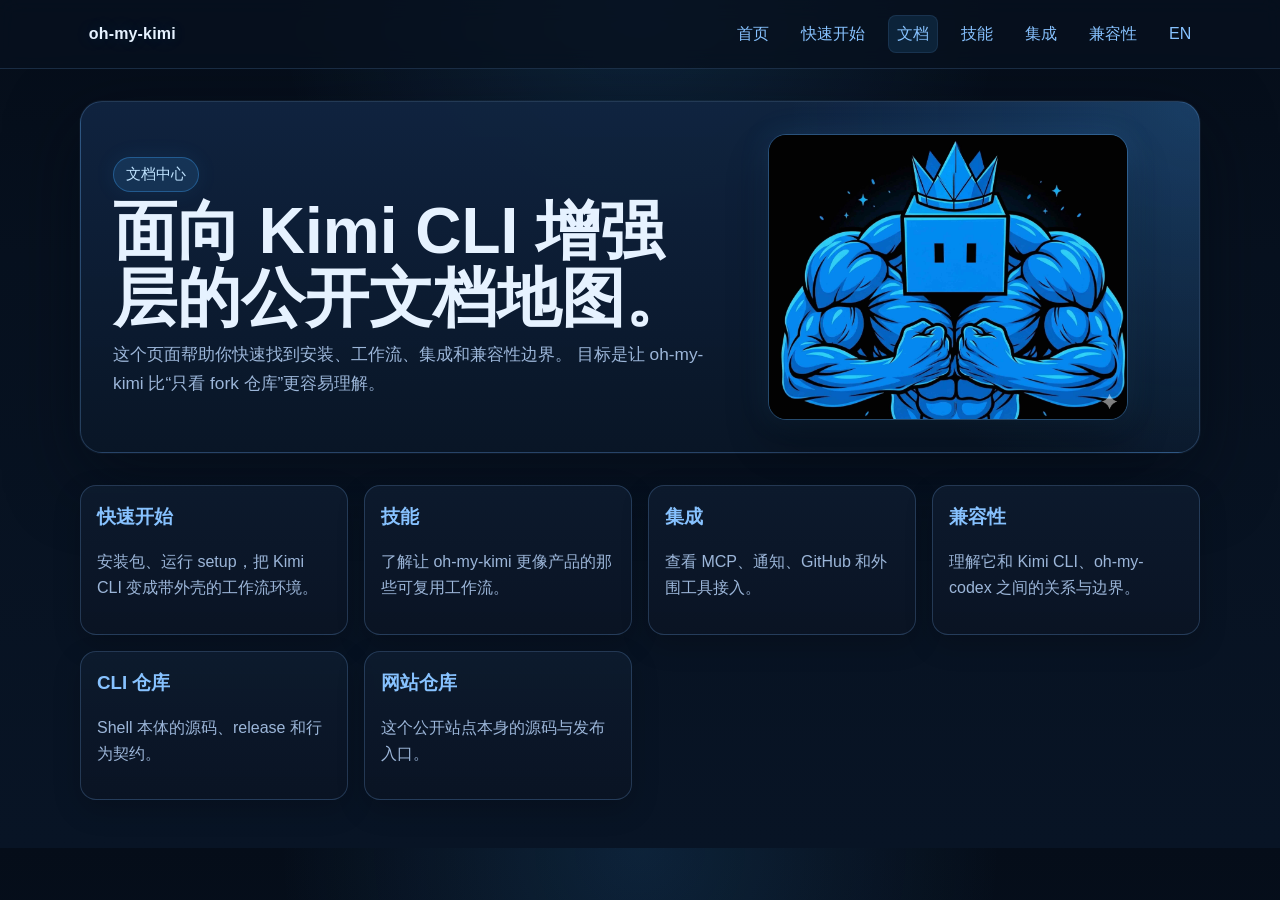
<file: zh/docs.html>
<!doctype html>
<html lang="zh-CN">
  <head>
    <meta charset="UTF-8" />
    <meta name="viewport" content="width=device-width, initial-scale=1.0" />
    <title>oh-my-kimi 文档</title>
    <meta name="description" content="面向 Kimi CLI 增强层的公开文档入口：安装、工作流、集成与兼容性。" />
    <link rel="stylesheet" href="../style.css" />
  </head>
  <body>
    <header>
      <nav class="container nav" aria-label="Primary">
        <a class="brand" href="./index.html">oh-my-kimi</a>
        <a href="./index.html">首页</a>
        <a href="./getting-started.html">快速开始</a>
        <a class="active" href="./docs.html">文档</a>
        <a href="./skills.html">技能</a>
        <a href="./integrations.html">集成</a>
        <a href="./compatibility.html">兼容性</a>
        <a href="../index.html">EN</a>
      </nav>
    </header>

    <main class="container">
      <section class="hero">
        <div>
          <span class="badge">文档中心</span>
          <h1>面向 Kimi CLI 增强层的公开文档地图。</h1>
          <p>
            这个页面帮助你快速找到安装、工作流、集成和兼容性边界。
            目标是让 oh-my-kimi 比“只看 fork 仓库”更容易理解。
          </p>
        </div>
        <div class="hero-art">
          <img src="../assets/hero.jpg" alt="oh-my-kimi 吉祥物插图" />
        </div>
      </section>

      <section class="section">
        <div class="grid">
          <article class="card"><h3><a href="./getting-started.html">快速开始</a></h3><p>安装包、运行 setup，把 Kimi CLI 变成带外壳的工作流环境。</p></article>
          <article class="card"><h3><a href="./skills.html">技能</a></h3><p>了解让 oh-my-kimi 更像产品的那些可复用工作流。</p></article>
          <article class="card"><h3><a href="./integrations.html">集成</a></h3><p>查看 MCP、通知、GitHub 和外围工具接入。</p></article>
          <article class="card"><h3><a href="./compatibility.html">兼容性</a></h3><p>理解它和 Kimi CLI、oh-my-codex 之间的关系与边界。</p></article>
          <article class="card"><h3><a href="https://github.com/wang-h/oh-my-kimi">CLI 仓库</a></h3><p>Shell 本体的源码、release 和行为契约。</p></article>
          <article class="card"><h3><a href="https://github.com/wang-h/oh-my-kimi-website">网站仓库</a></h3><p>这个公开站点本身的源码与发布入口。</p></article>
        </div>
      </section>
    </main>
  </body>
</html>
</file>
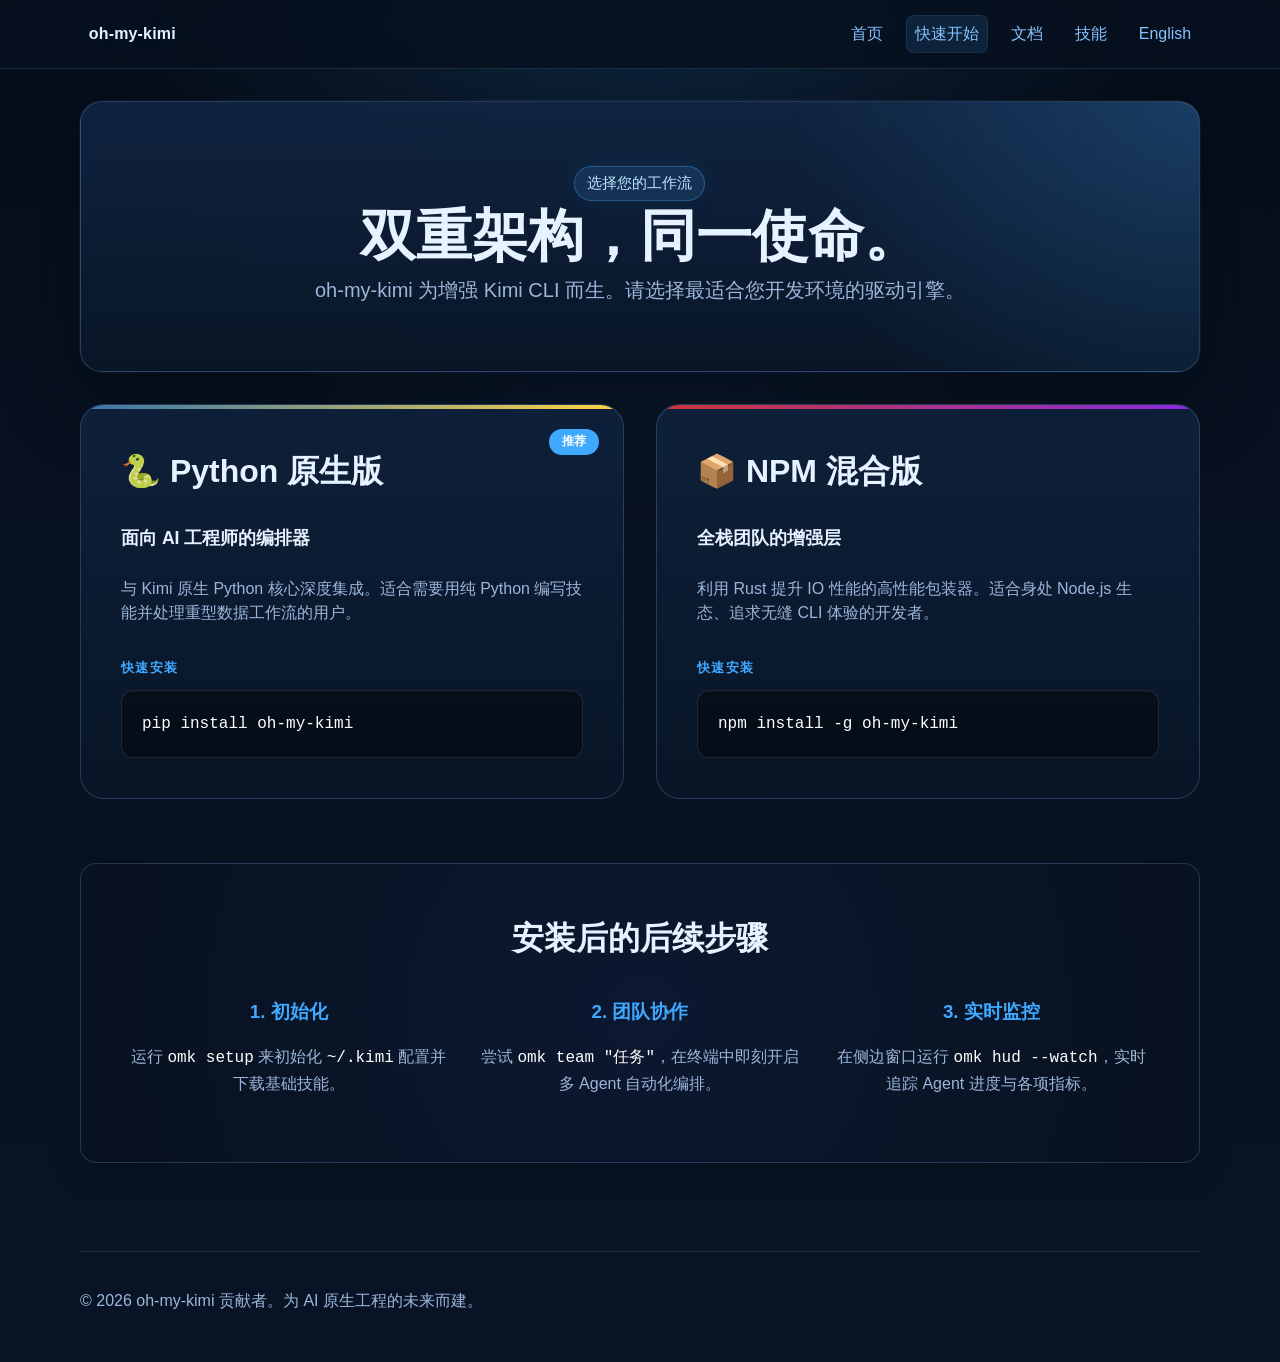
<file: zh/getting-started.html>
<!doctype html>
<html lang="zh-CN">
  <head>
    <meta charset="UTF-8" />
    <meta name="viewport" content="width=device-width, initial-scale=1.0" />
    <title>oh-my-kimi 快速开始</title>
    <meta name="description" content="选择适合您的版本并安装 oh-my-kimi。" />
    <link rel="stylesheet" href="../style.css" />
    <style>
      .edition-selector { 
        display: grid; 
        grid-template-columns: 1fr 1fr; 
        gap: 2rem; 
        margin-top: 2rem; 
      }
      .edition-card { 
        position: relative;
        padding: 2.5rem; 
        border-radius: 24px; 
        background: linear-gradient(180deg, rgba(16, 36, 64, 0.8), rgba(9, 22, 39, 0.9));
        border: 1px solid var(--border);
        transition: all 0.3s ease;
        overflow: hidden;
      }
      .edition-card:hover {
        transform: translateY(-4px);
        border-color: var(--accent);
        box-shadow: 0 20px 50px rgba(0, 0, 0, 0.4), 0 0 20px var(--accent-soft);
      }
      .edition-card::before {
        content: '';
        position: absolute;
        top: 0; left: 0; right: 0; height: 4px;
      }
      .edition-card.python::before { background: linear-gradient(90deg, #3776ab, #ffd343); }
      .edition-card.npm::before { background: linear-gradient(90deg, #cb3837, #8a2be2); }
      
      .edition-card h2 { 
        font-size: 2rem; 
        margin-top: 0; 
        display: flex; 
        align-items: center; 
        gap: 0.75rem; 
      }
      .edition-card .tagline {
        font-size: 1.1rem;
        color: var(--text);
        margin-bottom: 1.5rem;
        font-weight: 600;
      }
      .edition-card .desc {
        color: var(--muted);
        margin-bottom: 2rem;
        line-height: 1.5;
      }
      .install-box {
        margin-top: auto;
      }
      .install-box .label {
        font-size: 0.8rem;
        text-transform: uppercase;
        letter-spacing: 0.1em;
        color: var(--accent);
        margin-bottom: 0.75rem;
        font-weight: 700;
      }
      pre {
        background: rgba(0, 0, 0, 0.4);
        border: 1px solid rgba(255, 255, 255, 0.1);
        padding: 1.25rem;
        border-radius: 12px;
        margin: 0;
      }
      code { background: transparent; padding: 0; color: #fff; }
      
      .recommended-badge {
        position: absolute;
        top: 1.5rem;
        right: 1.5rem;
        background: var(--accent);
        color: #fff;
        padding: 0.2rem 0.8rem;
        border-radius: 999px;
        font-size: 0.75rem;
        font-weight: 800;
        text-transform: uppercase;
      }

      @media (max-width: 880px) {
        .edition-selector { grid-template-columns: 1fr; }
      }
    </style>
  </head>
  <body>
    <header>
      <nav class="container nav" aria-label="Primary">
        <a class="brand" href="./index.html">oh-my-kimi</a>
        <a href="./index.html">首页</a>
        <a class="active" href="./getting-started.html">快速开始</a>
        <a href="../docs.html">文档</a>
        <a href="../skills.html">技能</a>
        <a href="../index.html">English</a>
      </nav>
    </header>

    <main class="container">
      <section class="hero" style="grid-template-columns: 1fr; text-align: center; padding: 4rem 2rem;">
        <div style="max-width: 800px; margin: 0 auto;">
          <span class="badge">选择您的工作流</span>
          <h1 style="font-size: 3.5rem;">双重架构，同一使命。</h1>
          <p style="font-size: 1.25rem;">oh-my-kimi 为增强 Kimi CLI 而生。请选择最适合您开发环境的驱动引擎。</p>
        </div>
      </section>

      <div class="edition-selector">
        <!-- Python 版 -->
        <article class="edition-card python">
          <div class="recommended-badge">推荐</div>
          <h2>🐍 Python 原生版</h2>
          <div class="tagline">面向 AI 工程师的编排器</div>
          <p class="desc">
            与 Kimi 原生 Python 核心深度集成。适合需要用纯 Python 编写技能并处理重型数据工作流的用户。
          </p>
          <div class="install-box">
            <div class="label">快速安装</div>
            <pre><code>pip install oh-my-kimi</code></pre>
          </div>
        </article>

        <!-- NPM 版 -->
        <article class="edition-card npm">
          <h2>📦 NPM 混合版</h2>
          <div class="tagline">全栈团队的增强层</div>
          <p class="desc">
            利用 Rust 提升 IO 性能的高性能包装器。适合身处 Node.js 生态、追求无缝 CLI 体验的开发者。
          </p>
          <div class="install-box">
            <div class="label">快速安装</div>
            <pre><code>npm install -g oh-my-kimi</code></pre>
          </div>
        </article>
      </div>

      <section class="section" style="margin-top: 4rem;">
        <div class="card" style="padding: 3rem; text-align: center; background: radial-gradient(circle at center, var(--bg-soft), var(--bg));">
          <h2 style="font-size: 2rem;">安装后的后续步骤</h2>
          <div style="display: grid; grid-template-columns: repeat(auto-fit, minmax(200px, 1fr)); gap: 2rem; margin-top: 2rem;">
            <div>
              <h3 style="color: var(--accent);">1. 初始化</h3>
              <p>运行 <code>omk setup</code> 来初始化 <code>~/.kimi</code> 配置并下载基础技能。</p>
            </div>
            <div>
              <h3 style="color: var(--accent);">2. 团队协作</h3>
              <p>尝试 <code>omk team "任务"</code>，在终端中即刻开启多 Agent 自动化编排。</p>
            </div>
            <div>
              <h3 style="color: var(--accent);">3. 实时监控</h3>
              <p>在侧边窗口运行 <code>omk hud --watch</code>，实时追踪 Agent 进度与各项指标。</p>
            </div>
          </div>
        </div>
      </section>
    </main>

    <footer class="footer container">
      <p>&copy; 2026 oh-my-kimi 贡献者。为 AI 原生工程的未来而建。</p>
    </footer>
  </body>
</html>
</file>
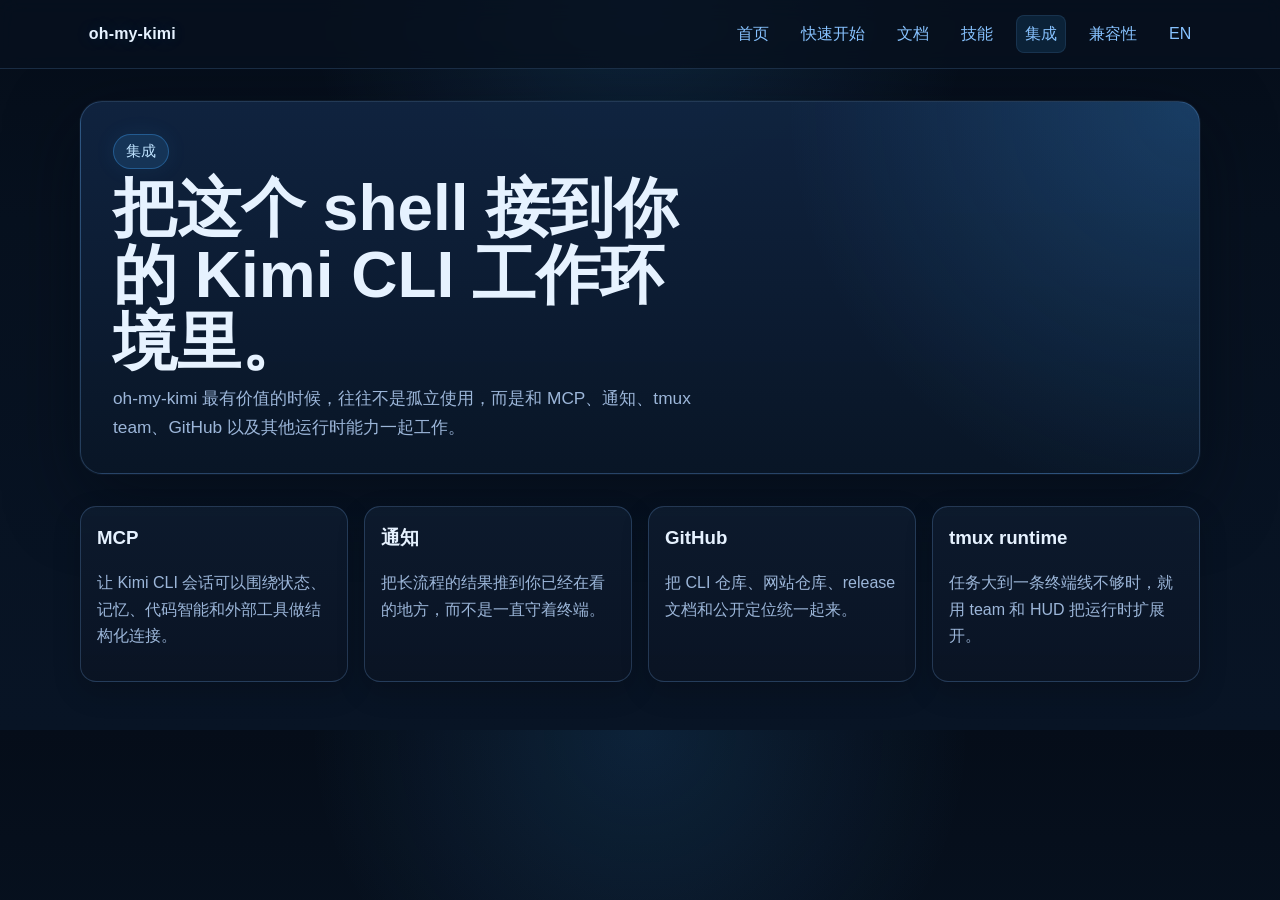
<file: zh/integrations.html>
<!doctype html>
<html lang="zh-CN">
  <head>
    <meta charset="UTF-8" />
    <meta name="viewport" content="width=device-width, initial-scale=1.0" />
    <title>oh-my-kimi 集成</title>
    <meta name="description" content="查看 oh-my-kimi 这个 Kimi CLI 外壳如何接入 MCP、通知、GitHub 和运行时辅助能力。" />
    <link rel="stylesheet" href="../style.css" />
  </head>
  <body>
    <header>
      <nav class="container nav" aria-label="Primary">
        <a class="brand" href="./index.html">oh-my-kimi</a>
        <a href="./index.html">首页</a>
        <a href="./getting-started.html">快速开始</a>
        <a href="./docs.html">文档</a>
        <a href="./skills.html">技能</a>
        <a class="active" href="./integrations.html">集成</a>
        <a href="./compatibility.html">兼容性</a>
        <a href="../index.html">EN</a>
      </nav>
    </header>

    <main class="container">
      <section class="hero">
        <div>
          <span class="badge">集成</span>
          <h1>把这个 shell 接到你的 Kimi CLI 工作环境里。</h1>
          <p>
            oh-my-kimi 最有价值的时候，往往不是孤立使用，而是和 MCP、通知、tmux team、GitHub 以及其他运行时能力一起工作。
          </p>
        </div>
      </section>

      <section class="section grid">
        <article class="card">
          <h3>MCP</h3>
          <p>让 Kimi CLI 会话可以围绕状态、记忆、代码智能和外部工具做结构化连接。</p>
        </article>
        <article class="card">
          <h3>通知</h3>
          <p>把长流程的结果推到你已经在看的地方，而不是一直守着终端。</p>
        </article>
        <article class="card">
          <h3>GitHub</h3>
          <p>把 CLI 仓库、网站仓库、release 文档和公开定位统一起来。</p>
        </article>
        <article class="card">
          <h3>tmux runtime</h3>
          <p>任务大到一条终端线不够时，就用 team 和 HUD 把运行时扩展开。</p>
        </article>
      </section>
    </main>
  </body>
</html>
</file>
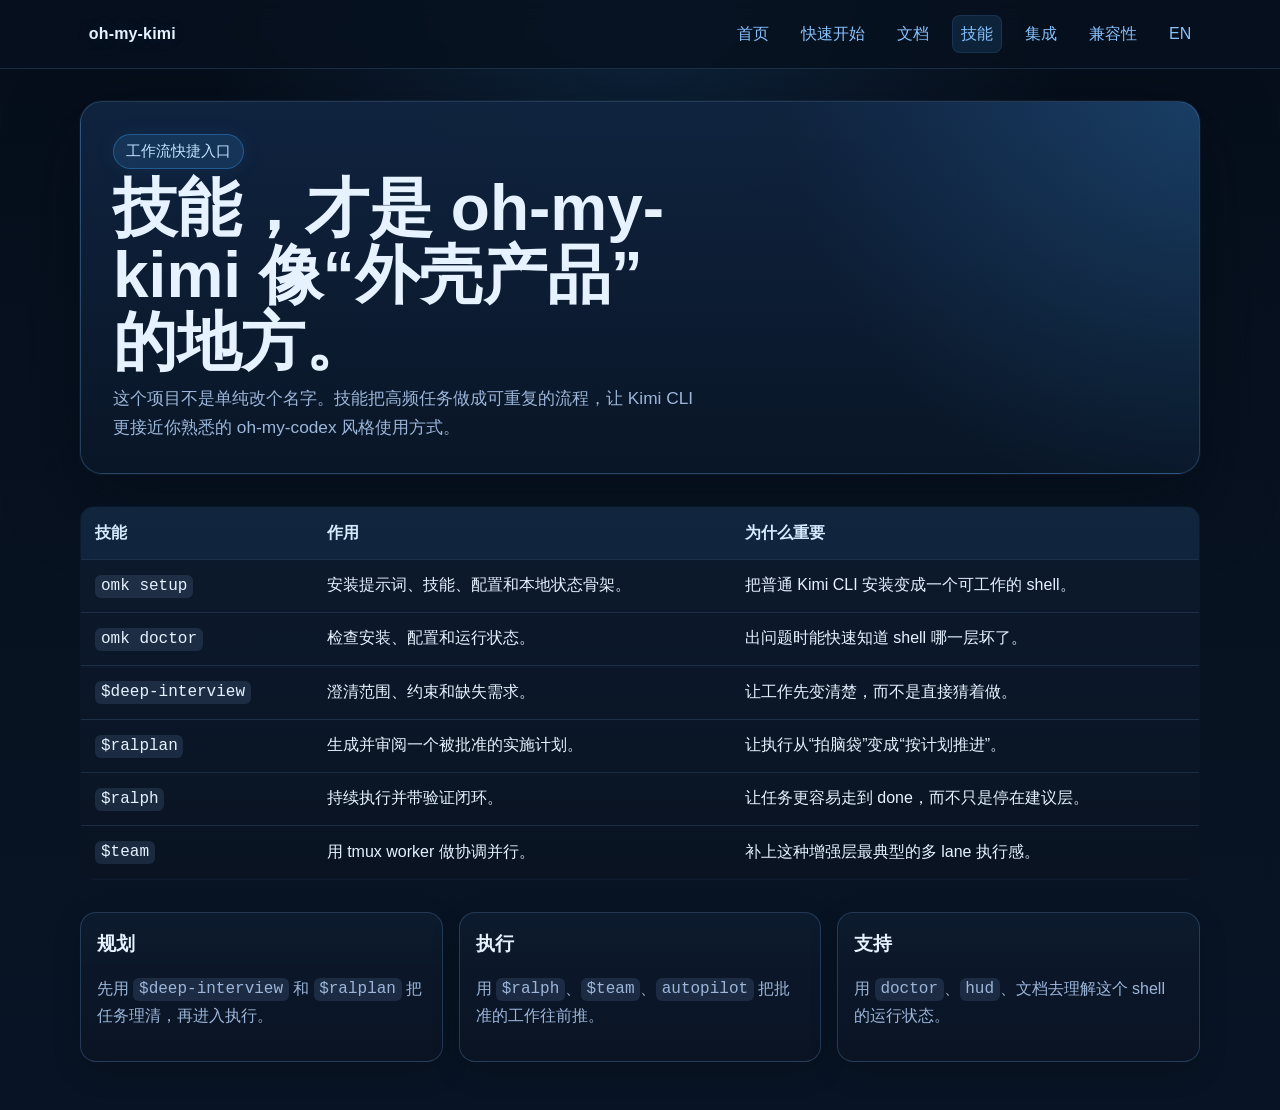
<file: zh/skills.html>
<!doctype html>
<html lang="zh-CN">
  <head>
    <meta charset="UTF-8" />
    <meta name="viewport" content="width=device-width, initial-scale=1.0" />
    <title>oh-my-kimi 技能</title>
    <meta name="description" content="查看让 oh-my-kimi 更像 oh-my-codex 风格 Kimi CLI 外壳的那些核心技能与工作流。" />
    <link rel="stylesheet" href="../style.css" />
  </head>
  <body>
    <header>
      <nav class="container nav" aria-label="Primary">
        <a class="brand" href="./index.html">oh-my-kimi</a>
        <a href="./index.html">首页</a>
        <a href="./getting-started.html">快速开始</a>
        <a href="./docs.html">文档</a>
        <a class="active" href="./skills.html">技能</a>
        <a href="./integrations.html">集成</a>
        <a href="./compatibility.html">兼容性</a>
        <a href="../index.html">EN</a>
      </nav>
    </header>

    <main class="container">
      <section class="hero">
        <div>
          <span class="badge">工作流快捷入口</span>
          <h1>技能，才是 oh-my-kimi 像“外壳产品”的地方。</h1>
          <p>
            这个项目不是单纯改个名字。技能把高频任务做成可重复的流程，让 Kimi CLI 更接近你熟悉的
            oh-my-codex 风格使用方式。
          </p>
        </div>
      </section>

      <section class="section">
        <table class="table" aria-label="关键技能">
          <thead>
            <tr><th>技能</th><th>作用</th><th>为什么重要</th></tr>
          </thead>
          <tbody>
            <tr><td><code>omk setup</code></td><td>安装提示词、技能、配置和本地状态骨架。</td><td>把普通 Kimi CLI 安装变成一个可工作的 shell。</td></tr>
            <tr><td><code>omk doctor</code></td><td>检查安装、配置和运行状态。</td><td>出问题时能快速知道 shell 哪一层坏了。</td></tr>
            <tr><td><code>$deep-interview</code></td><td>澄清范围、约束和缺失需求。</td><td>让工作先变清楚，而不是直接猜着做。</td></tr>
            <tr><td><code>$ralplan</code></td><td>生成并审阅一个被批准的实施计划。</td><td>让执行从“拍脑袋”变成“按计划推进”。</td></tr>
            <tr><td><code>$ralph</code></td><td>持续执行并带验证闭环。</td><td>让任务更容易走到 done，而不只是停在建议层。</td></tr>
            <tr><td><code>$team</code></td><td>用 tmux worker 做协调并行。</td><td>补上这种增强层最典型的多 lane 执行感。</td></tr>
          </tbody>
        </table>
      </section>

      <section class="section grid">
        <article class="card"><h3>规划</h3><p>先用 <code>$deep-interview</code> 和 <code>$ralplan</code> 把任务理清，再进入执行。</p></article>
        <article class="card"><h3>执行</h3><p>用 <code>$ralph</code>、<code>$team</code>、<code>autopilot</code> 把批准的工作往前推。</p></article>
        <article class="card"><h3>支持</h3><p>用 <code>doctor</code>、<code>hud</code>、文档去理解这个 shell 的运行状态。</p></article>
      </section>
    </main>
  </body>
</html>
</file>
<file: style.css>
:root {
  --bg: #07111f;
  --bg-soft: #0c1830;
  --panel: #0d1b2e;
  --panel-strong: #102440;
  --text: #e6f2ff;
  --muted: #9cb6d9;
  --link: #87c2ff;
  --accent: #3fa8ff;
  --accent-strong: #1e7dff;
  --accent-soft: rgba(63, 168, 255, 0.14);
  --border: rgba(119, 170, 235, 0.24);
  --glow: rgba(63, 168, 255, 0.28);
  --shadow: rgba(3, 9, 20, 0.52);
}
* { box-sizing: border-box; }
html, body {
  margin: 0;
  padding: 0;
  background:
    radial-gradient(circle at top, rgba(63, 168, 255, 0.14), transparent 34%),
    linear-gradient(180deg, #050d19 0%, var(--bg) 30%, #081425 100%);
  color: var(--text);
  font-family: Inter, -apple-system, BlinkMacSystemFont, "Segoe UI", Roboto, Helvetica, Arial, sans-serif;
  line-height: 1.65;
}
a { color: var(--link); text-decoration: none; }
a:hover { text-decoration: underline; }
img { max-width: 100%; }
code, pre { font-family: ui-monospace, SFMono-Regular, Menlo, Monaco, Consolas, "Liberation Mono", monospace; }
pre {
  overflow-x: auto;
  background: rgba(4, 12, 25, 0.9);
  border: 1px solid var(--border);
  border-radius: 14px;
  padding: 1rem;
  box-shadow: inset 0 1px 0 rgba(255,255,255,0.03);
}
code { background: rgba(118, 155, 204, 0.16); padding: 0.15rem 0.35rem; border-radius: 6px; }
header {
  position: sticky;
  top: 0;
  z-index: 20;
  backdrop-filter: blur(10px);
  background: rgba(7, 17, 31, 0.8);
  border-bottom: 1px solid rgba(119, 170, 235, 0.18);
}
.container { width: min(1120px, 92vw); margin: 0 auto; }
.nav { display: flex; flex-wrap: wrap; gap: 0.9rem; align-items: center; padding: 0.95rem 0; }
.brand {
  font-weight: 800;
  color: var(--text);
  margin-right: auto;
  letter-spacing: 0.01em;
  text-shadow: 0 0 18px rgba(63, 168, 255, 0.18);
}
.nav a { padding: 0.35rem 0.55rem; border-radius: 8px; }
.nav a.active, .nav a:hover {
  background: rgba(63, 168, 255, 0.12);
  text-decoration: none;
  box-shadow: inset 0 0 0 1px rgba(119, 170, 235, 0.12);
}
main { padding: 2rem 0 3rem; }
.hero {
  display: grid;
  grid-template-columns: 1.15fr 0.85fr;
  gap: 1.5rem;
  align-items: center;
  padding: 2rem;
  border: 1px solid var(--border);
  border-radius: 22px;
  background:
    radial-gradient(circle at top right, rgba(63, 168, 255, 0.2), transparent 35%),
    linear-gradient(180deg, rgba(16, 36, 64, 0.96), rgba(9, 22, 39, 0.98));
  box-shadow: 0 0 0 1px rgba(135, 194, 255, 0.05), 0 24px 70px var(--shadow);
}
.hero h1 { margin: 0.35rem 0 0.5rem; font-size: clamp(2.4rem, 5vw, 4.3rem); line-height: 1.05; }
.hero p { margin: 0.5rem 0 0; font-size: 1.08rem; color: var(--muted); max-width: 64ch; }
.badge {
  display: inline-flex;
  align-items: center;
  gap: 0.4rem;
  background: rgba(63, 168, 255, 0.14);
  color: #bfe3ff;
  border: 1px solid rgba(63, 168, 255, 0.34);
  border-radius: 999px;
  padding: 0.28rem 0.75rem;
  font-size: 0.92rem;
  box-shadow: 0 0 22px rgba(63, 168, 255, 0.08);
}
.actions { display: flex; flex-wrap: wrap; gap: 0.8rem; margin-top: 1.25rem; }
.button {
  display: inline-flex;
  align-items: center;
  justify-content: center;
  gap: 0.4rem;
  padding: 0.78rem 1.05rem;
  border-radius: 10px;
  border: 1px solid var(--border);
  background: rgba(12, 24, 48, 0.92);
  color: var(--text);
  text-decoration: none;
  box-shadow: inset 0 1px 0 rgba(255,255,255,0.03);
}
.button.primary {
  background: linear-gradient(180deg, var(--accent), var(--accent-strong));
  border-color: rgba(100, 185, 255, 0.5);
  color: white;
  box-shadow: 0 8px 24px rgba(30, 125, 255, 0.28);
}
.button:hover { text-decoration: none; transform: translateY(-1px); }
.hero-art { display: flex; flex-direction: column; gap: 0.8rem; align-items: center; justify-content: center; }
.hero-art img {
  width: 100%;
  max-width: 360px;
  border-radius: 18px;
  border: 1px solid rgba(100, 185, 255, 0.32);
  box-shadow: 0 22px 42px rgba(0, 0, 0, 0.32), 0 0 30px rgba(63, 168, 255, 0.14);
}
.hero-art .mini { color: var(--muted); font-size: 0.95rem; text-align: center; max-width: 36ch; }
.section { margin-top: 2rem; }
.section h2 { margin: 0 0 0.75rem; font-size: 1.6rem; }
.grid { display: grid; grid-template-columns: repeat(auto-fit, minmax(240px, 1fr)); gap: 1rem; }
.card {
  background: linear-gradient(180deg, rgba(13, 27, 46, 0.94), rgba(10, 20, 36, 0.98));
  border: 1px solid var(--border);
  border-radius: 16px;
  padding: 1rem;
  box-shadow: 0 10px 28px rgba(0, 0, 0, 0.18);
}
.card h3, .card h2 { margin: 0 0 0.4rem; }
.card p, .card li { color: var(--muted); }
.split { display: grid; grid-template-columns: 1fr 1fr; gap: 1rem; }
.footer { margin-top: 2.5rem; padding: 1.25rem 0 2rem; border-top: 1px solid rgba(119, 170, 235, 0.18); color: var(--muted); }
.muted { color: var(--muted); }
.table {
  width: 100%;
  border-collapse: collapse;
  overflow: hidden;
  border: 1px solid var(--border);
  border-radius: 14px;
  background: linear-gradient(180deg, rgba(13, 27, 46, 0.96), rgba(9, 19, 34, 0.98));
}
.table th, .table td { text-align: left; padding: 0.78rem 0.9rem; border-bottom: 1px solid rgba(119, 170, 235, 0.16); vertical-align: top; }
.table th { background: rgba(63, 168, 255, 0.08); color: #d7ebff; }
.table tr:last-child td { border-bottom: none; }
.hero-note {
  margin-top: 1rem;
  padding: 0.9rem 1rem;
  border-radius: 14px;
  border: 1px solid rgba(119, 170, 235, 0.18);
  background: rgba(7, 19, 35, 0.52);
  color: var(--muted);
}
.compare-grid {
  display: grid;
  grid-template-columns: repeat(auto-fit, minmax(220px, 1fr));
  gap: 1rem;
}
.kicker {
  color: #bfe3ff;
  text-transform: uppercase;
  letter-spacing: 0.08em;
  font-size: 0.8rem;
  margin-bottom: 0.35rem;
}
@media (max-width: 880px) {
  .hero, .split { grid-template-columns: 1fr; }
  .brand { width: 100%; margin-right: 0; }
}
</file>
